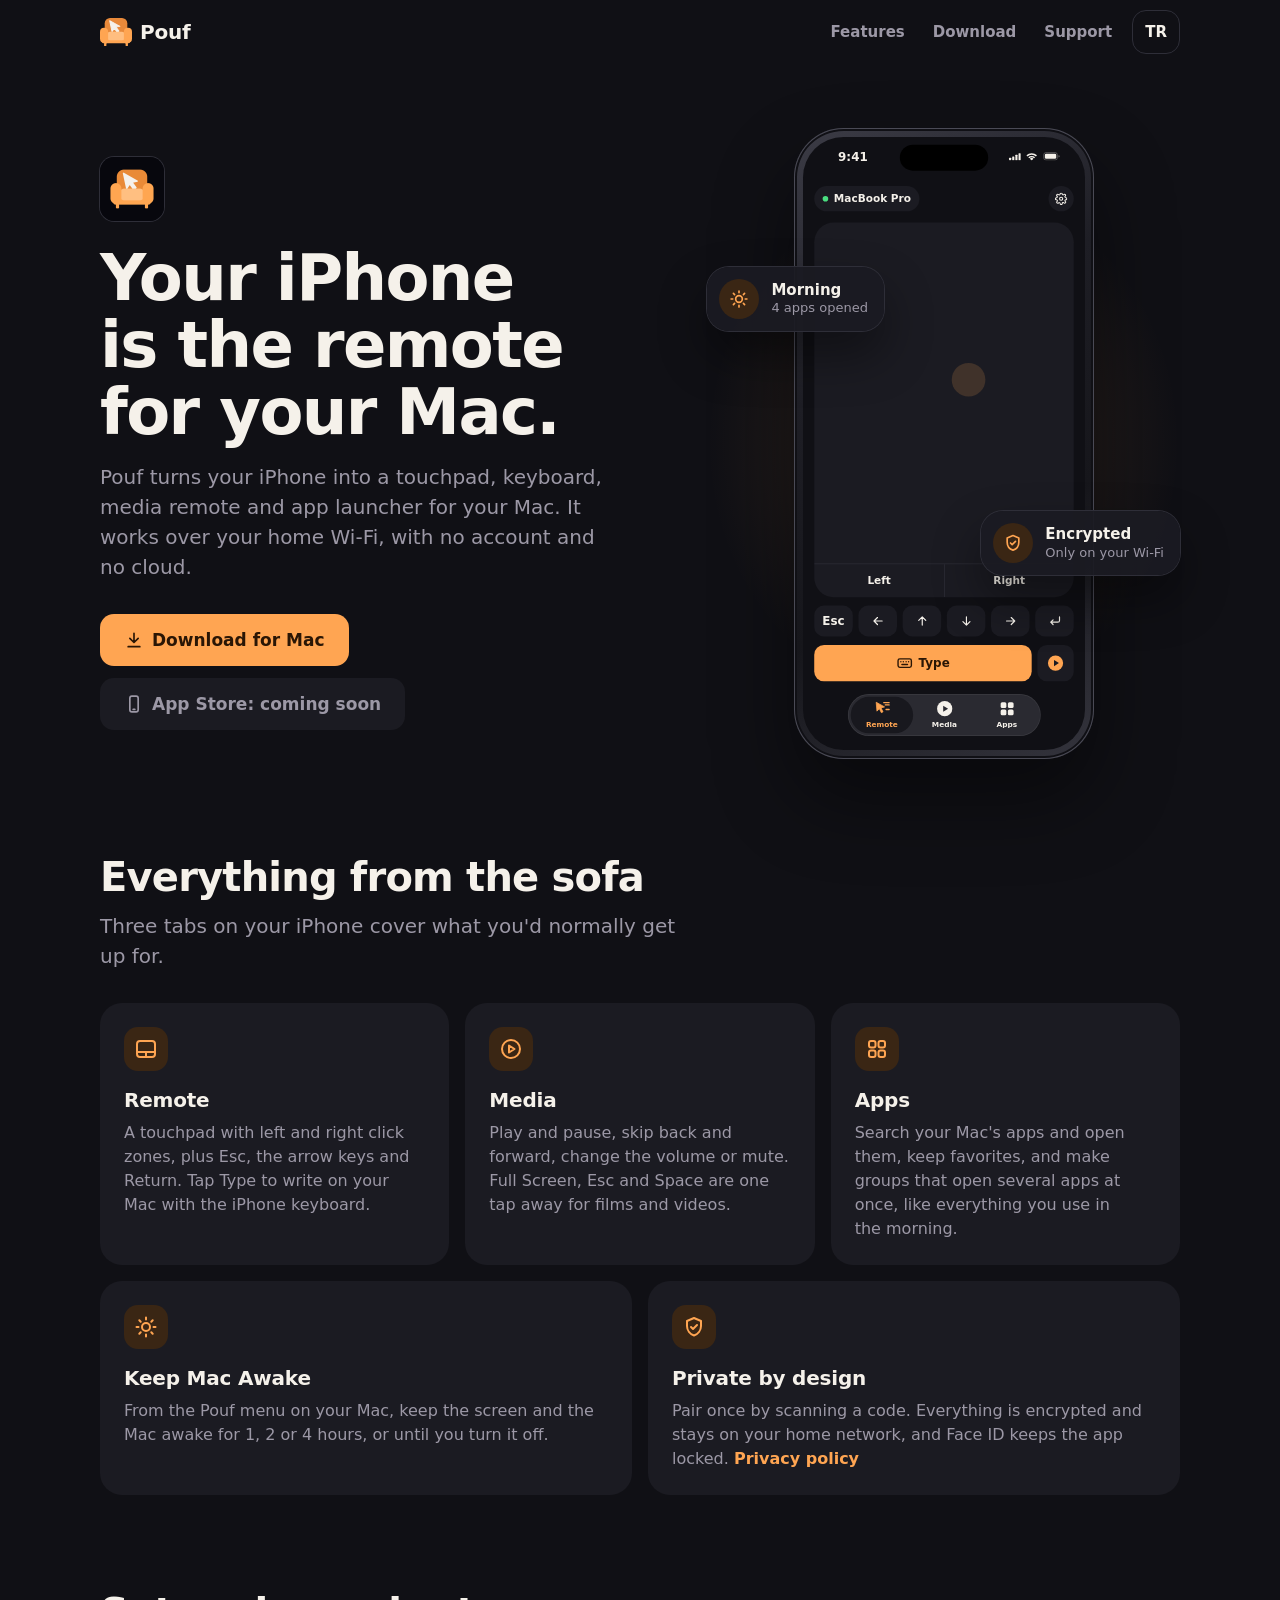
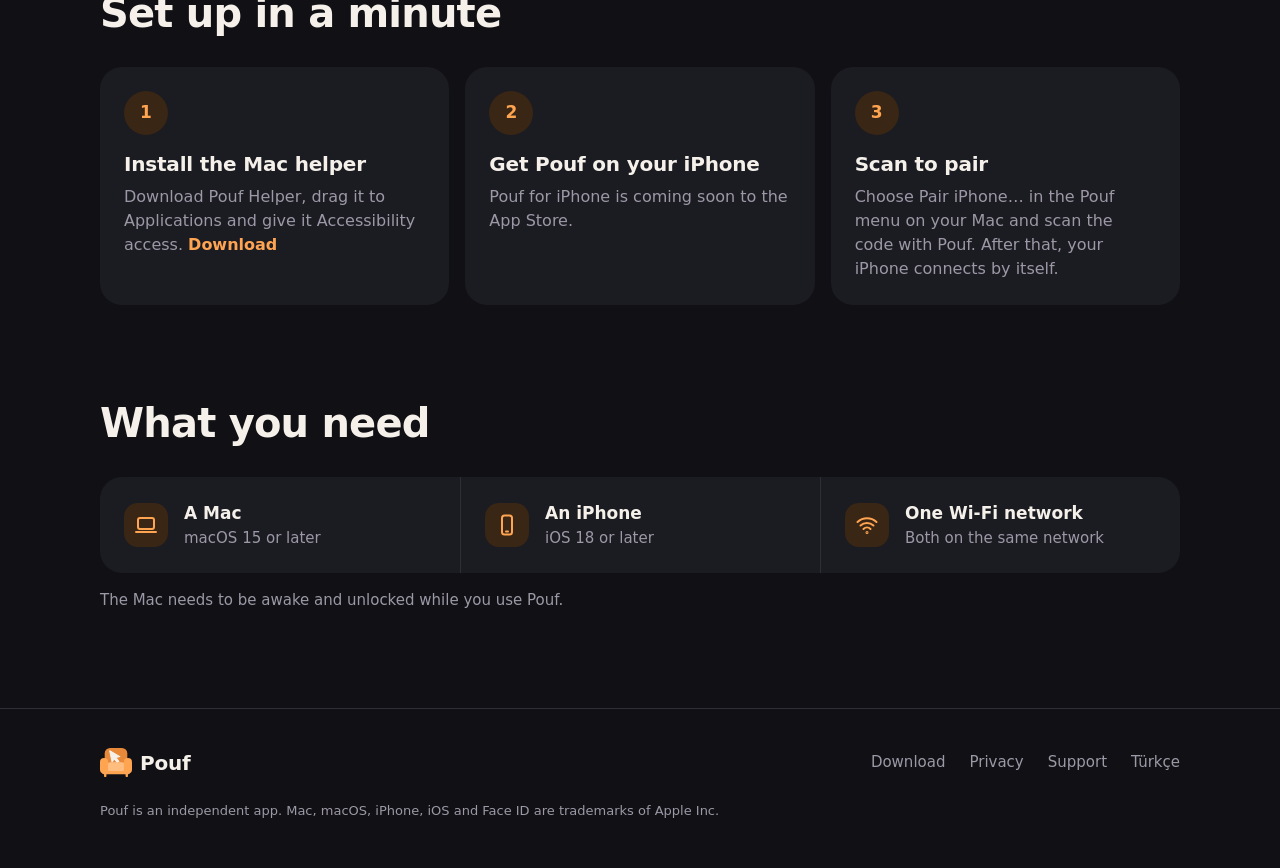
<file: index.html>
<!doctype html>
<html lang="en">
<head>
  <meta charset="utf-8">
  <meta http-equiv="Content-Security-Policy" content="default-src 'none'; style-src 'self'; img-src 'self'; script-src 'none'; base-uri 'none'; form-action 'none'">
  <meta name="viewport" content="width=device-width, initial-scale=1">
  <title>Pouf: your iPhone as a remote for your Mac</title>
  <meta name="description" content="Pouf turns your iPhone into a touchpad, keyboard, media remote and app launcher for your Mac, over your home Wi-Fi. No account, no cloud.">
  <link rel="canonical" href="https://kaancakr.github.io/pouf-app/">
  <link rel="alternate" hreflang="en" href="https://kaancakr.github.io/pouf-app/">
  <link rel="alternate" hreflang="tr" href="https://kaancakr.github.io/pouf-app/tr/">
  <link rel="alternate" hreflang="x-default" href="https://kaancakr.github.io/pouf-app/">
  <meta property="og:type" content="website">
  <meta property="og:title" content="Pouf: your iPhone as a remote for your Mac">
  <meta property="og:description" content="A touchpad, keyboard, media remote and app launcher for your Mac, over your home Wi-Fi.">
  <meta property="og:url" content="https://kaancakr.github.io/pouf-app/">
  <meta property="og:image" content="https://kaancakr.github.io/pouf-app/assets/app-icon-512.png">
  <meta name="theme-color" content="#101015">
  <link rel="icon" href="favicon.svg" type="image/svg+xml">
  <link rel="apple-touch-icon" href="apple-touch-icon.png">
  <link rel="stylesheet" href="assets/site.css">
</head>
<body>
  <a class="skip-link" href="#main">Skip to content</a>

  <header class="site-header">
    <div class="wrap">
      <a class="brand" href="./" aria-label="Pouf home"><img src="assets/pouf-mark.svg" alt="">Pouf</a>
      <nav aria-label="Main">
        <ul class="site-nav">
          <li class="nav-wide"><a href="#features">Features</a></li>
          <li><a href="download/">Download</a></li>
          <li><a href="support/">Support</a></li>
          <li><a class="lang" href="tr/" hreflang="tr" lang="tr" aria-label="Türkçe">TR</a></li>
        </ul>
      </nav>
    </div>
  </header>

  <main id="main">
    <div class="wrap">
      <section class="hero">
        <div>
          <img class="app-icon hero-icon" src="assets/app-icon-256.png" width="64" height="64" alt="">
          <h1 class="title-1">Your iPhone is the remote for your&nbsp;Mac.</h1>
          <p class="lead">Pouf turns your iPhone into a touchpad, keyboard, media remote and app launcher for your Mac. It works over your home Wi&#8209;Fi, with no account and no cloud.</p>
          <div class="actions">
            <a class="button button-primary" href="download/">
              <svg class="icon icon-sm" aria-hidden="true"><use href="assets/icons.svg#download"></use></svg>
              Download for Mac
            </a>
            <span class="button button-muted">
              <svg class="icon icon-sm" aria-hidden="true"><use href="assets/icons.svg#phone"></use></svg>
              App Store: coming soon
            </span>
          </div>
        </div>

        <div class="hero-art">
          <div class="phone" role="img" aria-label="Pouf's Remote tab on an iPhone: a large touchpad with Left and Right click zones, arrow keys and a Type button.">
            <div class="phone-screen">
              <div class="screen" aria-hidden="true">
                <span class="status-time">9:41</span>
                <span class="island"></span>
                <span class="status-icons">
                  <svg class="cell"><use href="assets/icons.svg#cellular"></use></svg>
                  <svg class="wifi"><use href="assets/icons.svg#wifi-fill"></use></svg>
                  <svg class="battery"><use href="assets/icons.svg#battery"></use></svg>
                </span>
                <span class="pill">MacBook Pro</span>
                <span class="settings"><svg><use href="assets/icons.svg#gear"></use></svg></span>
                <div class="touchpad">
                  <span class="finger"></span>
                  <div class="click-bar"><span>Left</span><span>Right</span></div>
                </div>
                <div class="keys">
                  <span>Esc</span>
                  <span class="left"><svg><use href="assets/icons.svg#arrow"></use></svg></span>
                  <span class="up"><svg><use href="assets/icons.svg#arrow"></use></svg></span>
                  <span class="down"><svg><use href="assets/icons.svg#arrow"></use></svg></span>
                  <span><svg><use href="assets/icons.svg#arrow"></use></svg></span>
                  <span><svg><use href="assets/icons.svg#return"></use></svg></span>
                </div>
                <div class="type-row">
                  <span class="type-button"><svg><use href="assets/icons.svg#keyboard"></use></svg>Type</span>
                  <span class="media-button"><svg><use href="assets/icons.svg#play-fill"></use></svg></span>
                </div>
                <div class="tab-bar">
                  <span class="current"><svg><use href="assets/icons.svg#pointer-lines"></use></svg>Remote</span>
                  <span><svg><use href="assets/icons.svg#play-fill"></use></svg>Media</span>
                  <span><svg><use href="assets/icons.svg#grid-fill"></use></svg>Apps</span>
                </div>
              </div>
            </div>
          </div>

          <div class="float-card float-group" aria-hidden="true">
            <span class="tile"><svg class="icon"><use href="assets/icons.svg#awake"></use></svg></span>
            <span><span class="float-title">Morning</span><span class="float-detail">4 apps opened</span></span>
          </div>
          <div class="float-card float-secure" aria-hidden="true">
            <span class="tile"><svg class="icon"><use href="assets/icons.svg#shield"></use></svg></span>
            <span><span class="float-title">Encrypted</span><span class="float-detail">Only on your Wi&#8209;Fi</span></span>
          </div>
        </div>
      </section>

      <section class="section" id="features" aria-labelledby="features-title">
        <div class="section-head">
          <h2 class="title-2" id="features-title">Everything from the sofa</h2>
          <p class="lead">Three tabs on your iPhone cover what you'd normally get up for.</p>
        </div>
        <ul class="feature-grid">
          <li class="card">
            <div class="tile"><svg class="icon" aria-hidden="true"><use href="assets/icons.svg#touchpad"></use></svg></div>
            <h3 class="title-3">Remote</h3>
            <p>A touchpad with left and right click zones, plus Esc, the arrow keys and Return. Tap Type to write on your Mac with the iPhone keyboard.</p>
          </li>
          <li class="card">
            <div class="tile"><svg class="icon" aria-hidden="true"><use href="assets/icons.svg#media"></use></svg></div>
            <h3 class="title-3">Media</h3>
            <p>Play and pause, skip back and forward, change the volume or mute. Full Screen, Esc and Space are one tap away for films and videos.</p>
          </li>
          <li class="card">
            <div class="tile"><svg class="icon" aria-hidden="true"><use href="assets/icons.svg#apps"></use></svg></div>
            <h3 class="title-3">Apps</h3>
            <p>Search your Mac's apps and open them, keep favorites, and make groups that open several apps at once, like everything you use in the morning.</p>
          </li>
          <li class="card">
            <div class="tile"><svg class="icon" aria-hidden="true"><use href="assets/icons.svg#awake"></use></svg></div>
            <h3 class="title-3">Keep Mac Awake</h3>
            <p>From the Pouf menu on your Mac, keep the screen and the Mac awake for 1, 2 or 4 hours, or until you turn it off.</p>
          </li>
          <li class="card">
            <div class="tile"><svg class="icon" aria-hidden="true"><use href="assets/icons.svg#shield"></use></svg></div>
            <h3 class="title-3">Private by design</h3>
            <p>Pair once by scanning a code. Everything is encrypted and stays on your home network, and Face ID keeps the app locked. <a href="privacy/">Privacy policy</a></p>
          </li>
        </ul>
      </section>

      <section class="section" id="how-it-works" aria-labelledby="how-title">
        <div class="section-head">
          <h2 class="title-2" id="how-title">Set up in a minute</h2>
        </div>
        <ol class="step-grid">
          <li class="card">
            <span class="step-number" aria-hidden="true"></span>
            <h3 class="title-3">Install the Mac helper</h3>
            <p>Download Pouf Helper, drag it to Applications and give it Accessibility access. <a href="download/">Download</a></p>
          </li>
          <li class="card">
            <span class="step-number" aria-hidden="true"></span>
            <h3 class="title-3">Get Pouf on your iPhone</h3>
            <p>Pouf for iPhone is coming soon to the App Store.</p>
          </li>
          <li class="card">
            <span class="step-number" aria-hidden="true"></span>
            <h3 class="title-3">Scan to pair</h3>
            <p>Choose Pair iPhone… in the Pouf menu on your Mac and scan the code with Pouf. After that, your iPhone connects by itself.</p>
          </li>
        </ol>
      </section>

      <section class="section" id="requirements" aria-labelledby="requirements-title">
        <div class="section-head">
          <h2 class="title-2" id="requirements-title">What you need</h2>
        </div>
        <ul class="specs">
          <li>
            <div class="tile"><svg class="icon" aria-hidden="true"><use href="assets/icons.svg#laptop"></use></svg></div>
            <div><span class="label">A Mac</span><span class="detail">macOS 15 or later</span></div>
          </li>
          <li>
            <div class="tile"><svg class="icon" aria-hidden="true"><use href="assets/icons.svg#phone"></use></svg></div>
            <div><span class="label">An iPhone</span><span class="detail">iOS 18 or later</span></div>
          </li>
          <li>
            <div class="tile"><svg class="icon" aria-hidden="true"><use href="assets/icons.svg#wifi"></use></svg></div>
            <div><span class="label">One Wi&#8209;Fi network</span><span class="detail">Both on the same network</span></div>
          </li>
        </ul>
        <p class="note">The Mac needs to be awake and unlocked while you use Pouf.</p>
      </section>
    </div>
  </main>

  <footer class="site-footer">
    <div class="wrap">
      <div class="footer-row">
        <a class="brand" href="./" aria-label="Pouf home"><img src="assets/pouf-mark.svg" alt="">Pouf</a>
        <ul class="footer-links">
          <li><a href="download/">Download</a></li>
          <li><a href="privacy/">Privacy</a></li>
          <li><a href="support/">Support</a></li>
          <li><a href="tr/" hreflang="tr" lang="tr">Türkçe</a></li>
        </ul>
      </div>
      <p class="legal">Pouf is an independent app. Mac, macOS, iPhone, iOS and Face ID are trademarks of Apple Inc.</p>
    </div>
  </footer>
</body>
</html>
</file>
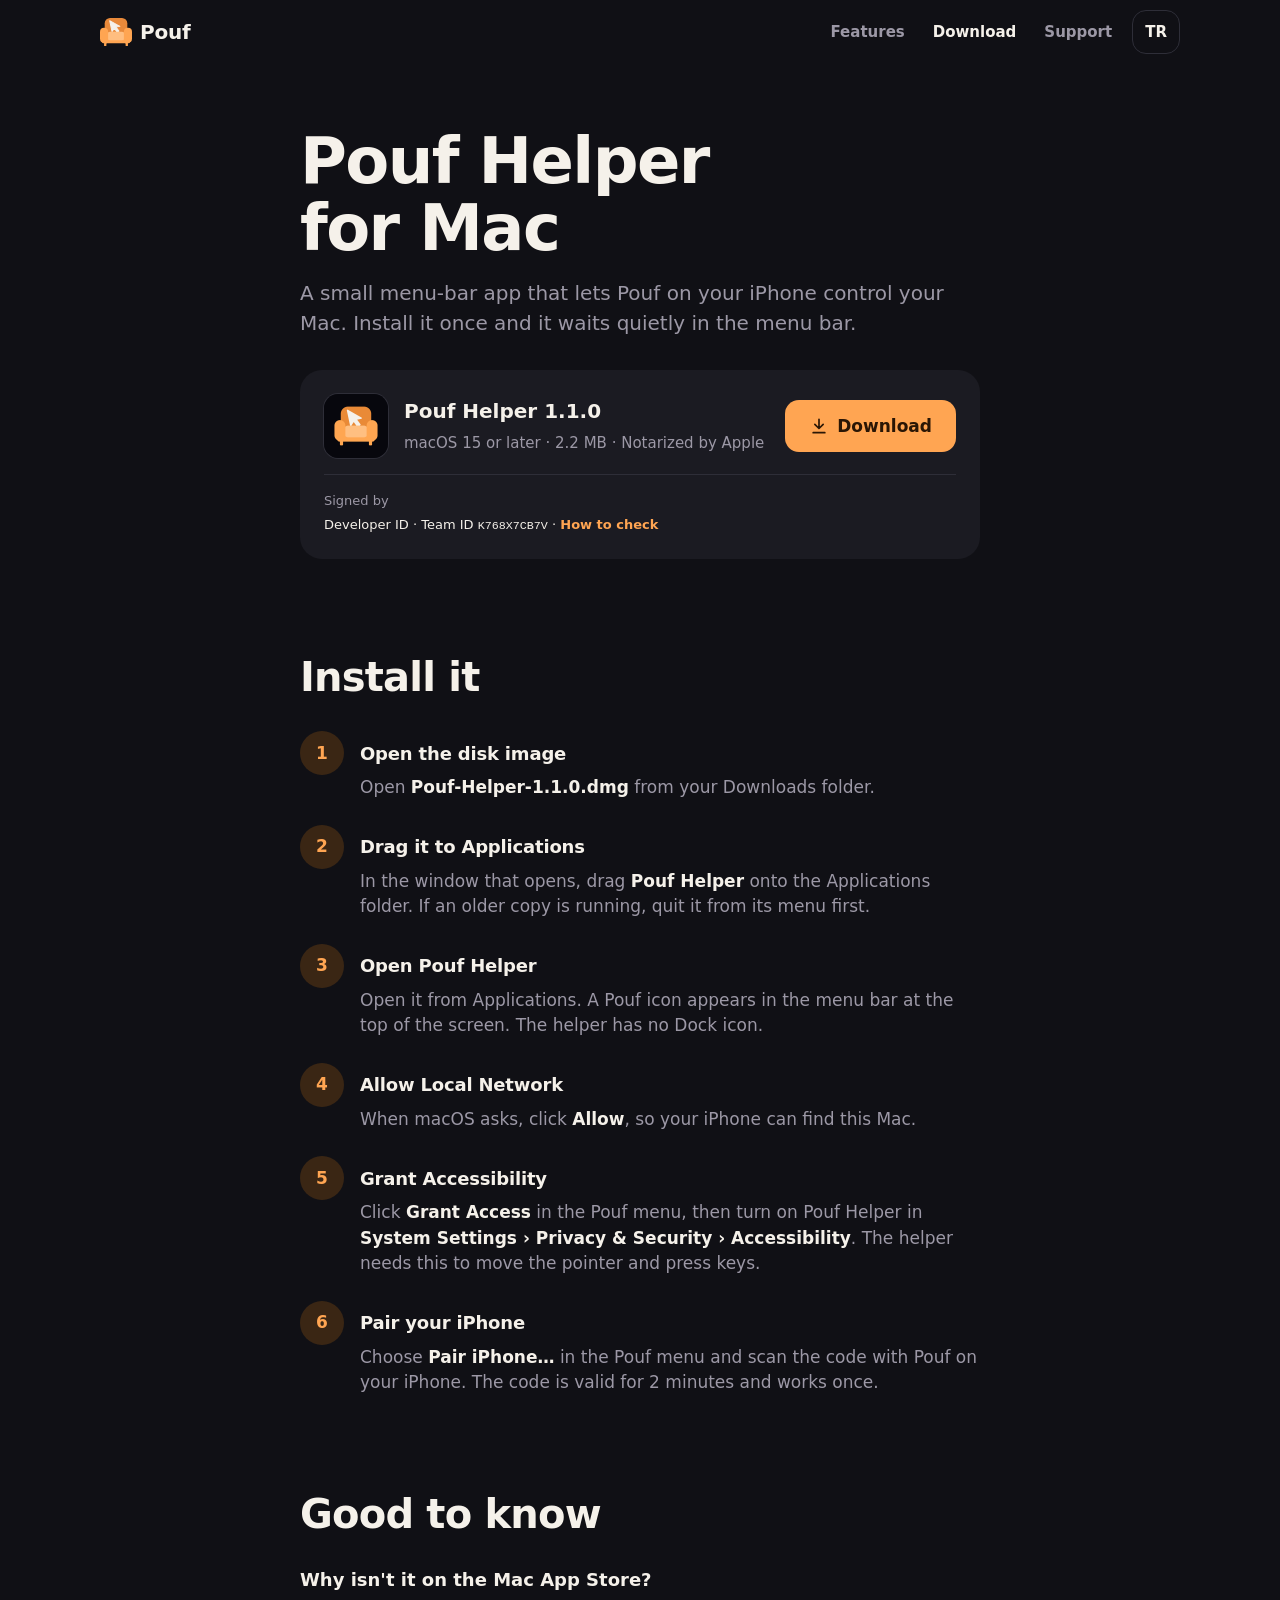
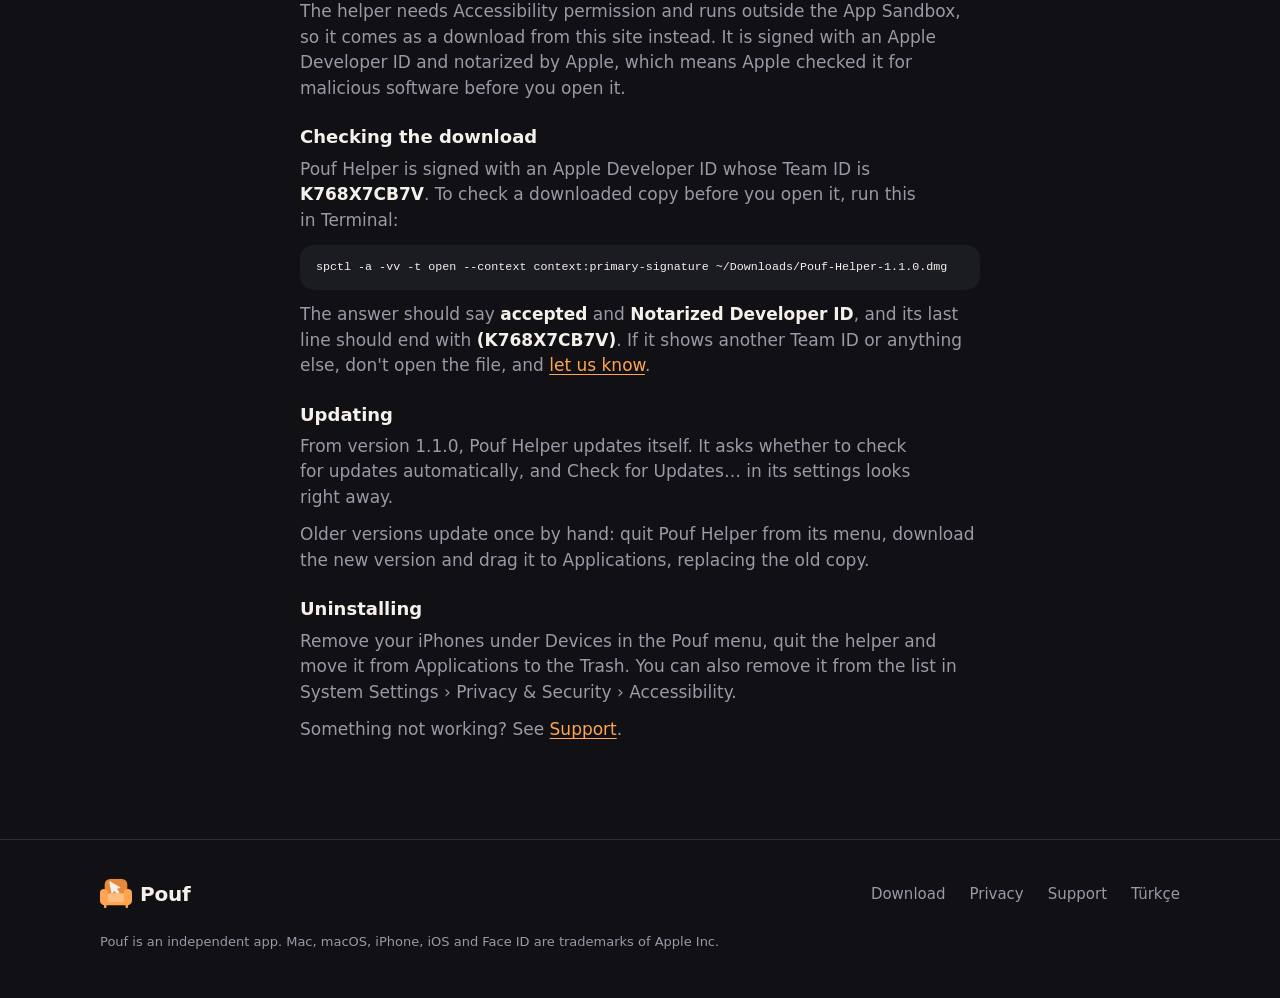
<file: download/index.html>
<!doctype html>
<html lang="en">
<head>
  <meta charset="utf-8">
  <meta http-equiv="Content-Security-Policy" content="default-src 'none'; style-src 'self'; img-src 'self'; script-src 'none'; base-uri 'none'; form-action 'none'">
  <meta name="viewport" content="width=device-width, initial-scale=1">
  <title>Download Pouf Helper for Mac</title>
  <meta name="description" content="Download Pouf Helper, the menu-bar app that lets Pouf on your iPhone control your Mac. For macOS 15 or later, notarized by Apple.">
  <link rel="canonical" href="https://kaancakr.github.io/pouf-app/download/">
  <link rel="alternate" hreflang="en" href="https://kaancakr.github.io/pouf-app/download/">
  <link rel="alternate" hreflang="tr" href="https://kaancakr.github.io/pouf-app/tr/download/">
  <link rel="alternate" hreflang="x-default" href="https://kaancakr.github.io/pouf-app/download/">
  <meta property="og:type" content="website">
  <meta property="og:title" content="Download Pouf Helper for Mac">
  <meta property="og:description" content="The menu-bar app that lets Pouf on your iPhone control your Mac.">
  <meta property="og:url" content="https://kaancakr.github.io/pouf-app/download/">
  <meta property="og:image" content="https://kaancakr.github.io/pouf-app/assets/app-icon-512.png">
  <meta name="theme-color" content="#101015">
  <link rel="icon" href="../favicon.svg" type="image/svg+xml">
  <link rel="apple-touch-icon" href="../apple-touch-icon.png">
  <link rel="stylesheet" href="../assets/site.css">
</head>
<body>
  <a class="skip-link" href="#main">Skip to content</a>

  <header class="site-header">
    <div class="wrap">
      <a class="brand" href="../" aria-label="Pouf home"><img src="../assets/pouf-mark.svg" alt="">Pouf</a>
      <nav aria-label="Main">
        <ul class="site-nav">
          <li class="nav-wide"><a href="../#features">Features</a></li>
          <li><a href="./" aria-current="page">Download</a></li>
          <li><a href="../support/">Support</a></li>
          <li><a class="lang" href="../tr/download/" hreflang="tr" lang="tr" aria-label="Türkçe">TR</a></li>
        </ul>
      </nav>
    </div>
  </header>

  <main id="main">
    <div class="wrap wrap-prose">
      <section class="page-head">
        <h1 class="title-1">Pouf Helper for&nbsp;Mac</h1>
        <p class="lead">A small menu-bar app that lets Pouf on your iPhone control your Mac. Install it once and it waits quietly in the menu bar.</p>

        <div class="card download-card">
          <img class="app-icon" src="../assets/app-icon-256.png" width="64" height="64" alt="">
          <div>
            <p class="download-name">Pouf Helper 1.1.0</p>
            <p class="download-meta">macOS 15 or later · 2.2 MB · Notarized by Apple</p>
          </div>
          <a class="button button-primary" href="https://github.com/kaancakr/pouf-app/releases/download/helper-v1.1.0/Pouf-Helper-1.1.0.dmg">
            <svg class="icon icon-sm" aria-hidden="true"><use href="../assets/icons.svg#download"></use></svg>
            Download
          </a>
          <dl class="signature">
            <div>
              <dt>Signed by</dt>
              <dd>Developer ID · Team ID <code>K768X7CB7V</code> · <a href="#verify">How to check</a></dd>
            </div>
          </dl>
        </div>
      </section>

      <section class="section" aria-labelledby="install-title">
        <h2 class="title-2" id="install-title">Install it</h2>
        <ol class="step-list section-body">
          <li>
            <span class="step-number" aria-hidden="true"></span>
            <h3 class="title-3">Open the disk image</h3>
            <p>Open <strong>Pouf-Helper-1.1.0.dmg</strong> from your Downloads folder.</p>
          </li>
          <li>
            <span class="step-number" aria-hidden="true"></span>
            <h3 class="title-3">Drag it to Applications</h3>
            <p>In the window that opens, drag <strong>Pouf Helper</strong> onto the Applications folder. If an older copy is running, quit it from its menu first.</p>
          </li>
          <li>
            <span class="step-number" aria-hidden="true"></span>
            <h3 class="title-3">Open Pouf Helper</h3>
            <p>Open it from Applications. A Pouf icon appears in the menu bar at the top of the screen. The helper has no Dock icon.</p>
          </li>
          <li>
            <span class="step-number" aria-hidden="true"></span>
            <h3 class="title-3">Allow Local Network</h3>
            <p>When macOS asks, click <strong>Allow</strong>, so your iPhone can find this Mac.</p>
          </li>
          <li>
            <span class="step-number" aria-hidden="true"></span>
            <h3 class="title-3">Grant Accessibility</h3>
            <p>Click <strong>Grant Access</strong> in the Pouf menu, then turn on Pouf Helper in <strong>System Settings › Privacy &amp; Security › Accessibility</strong>. The helper needs this to move the pointer and press keys.</p>
          </li>
          <li>
            <span class="step-number" aria-hidden="true"></span>
            <h3 class="title-3">Pair your iPhone</h3>
            <p>Choose <strong>Pair iPhone…</strong> in the Pouf menu and scan the code with Pouf on your iPhone. The code is valid for 2 minutes and works once.</p>
          </li>
        </ol>
      </section>

      <section class="section" aria-labelledby="more-title">
        <h2 class="title-2" id="more-title">Good to know</h2>
        <div class="prose section-body">
          <h3>Why isn't it on the Mac App Store?</h3>
          <p>The helper needs Accessibility permission and runs outside the App Sandbox, so it comes as a download from this site instead. It is signed with an Apple Developer ID and notarized by Apple, which means Apple checked it for malicious software before you open it.</p>

          <h3 id="verify">Checking the download</h3>
          <p>Pouf Helper is signed with an Apple Developer ID whose Team ID is <strong>K768X7CB7V</strong>. To check a downloaded copy before you open it, run this in Terminal:</p>
          <pre><code>spctl -a -vv -t open --context context:primary-signature ~/Downloads/Pouf-Helper-1.1.0.dmg</code></pre>
          <p>The answer should say <strong>accepted</strong> and <strong>Notarized Developer ID</strong>, and its last line should end with <strong>(K768X7CB7V)</strong>. If it shows another Team ID or anything else, don't open the file, and <a href="../support/">let us know</a>.</p>

          <h3>Updating</h3>
          <p>From version 1.1.0, Pouf Helper updates itself. It asks whether to check for updates automatically, and Check for Updates… in its settings looks right away.</p>
          <p>Older versions update once by hand: quit Pouf Helper from its menu, download the new version and drag it to Applications, replacing the old copy.</p>

          <h3>Uninstalling</h3>
          <p>Remove your iPhones under Devices in the Pouf menu, quit the helper and move it from Applications to the Trash. You can also remove it from the list in System Settings › Privacy &amp; Security › Accessibility.</p>

          <p>Something not working? See <a href="../support/">Support</a>.</p>
        </div>
      </section>
    </div>
  </main>

  <footer class="site-footer">
    <div class="wrap">
      <div class="footer-row">
        <a class="brand" href="../" aria-label="Pouf home"><img src="../assets/pouf-mark.svg" alt="">Pouf</a>
        <ul class="footer-links">
          <li><a href="./" aria-current="page">Download</a></li>
          <li><a href="../privacy/">Privacy</a></li>
          <li><a href="../support/">Support</a></li>
          <li><a href="../tr/download/" hreflang="tr" lang="tr">Türkçe</a></li>
        </ul>
      </div>
      <p class="legal">Pouf is an independent app. Mac, macOS, iPhone, iOS and Face ID are trademarks of Apple Inc.</p>
    </div>
  </footer>
</body>
</html>
</file>
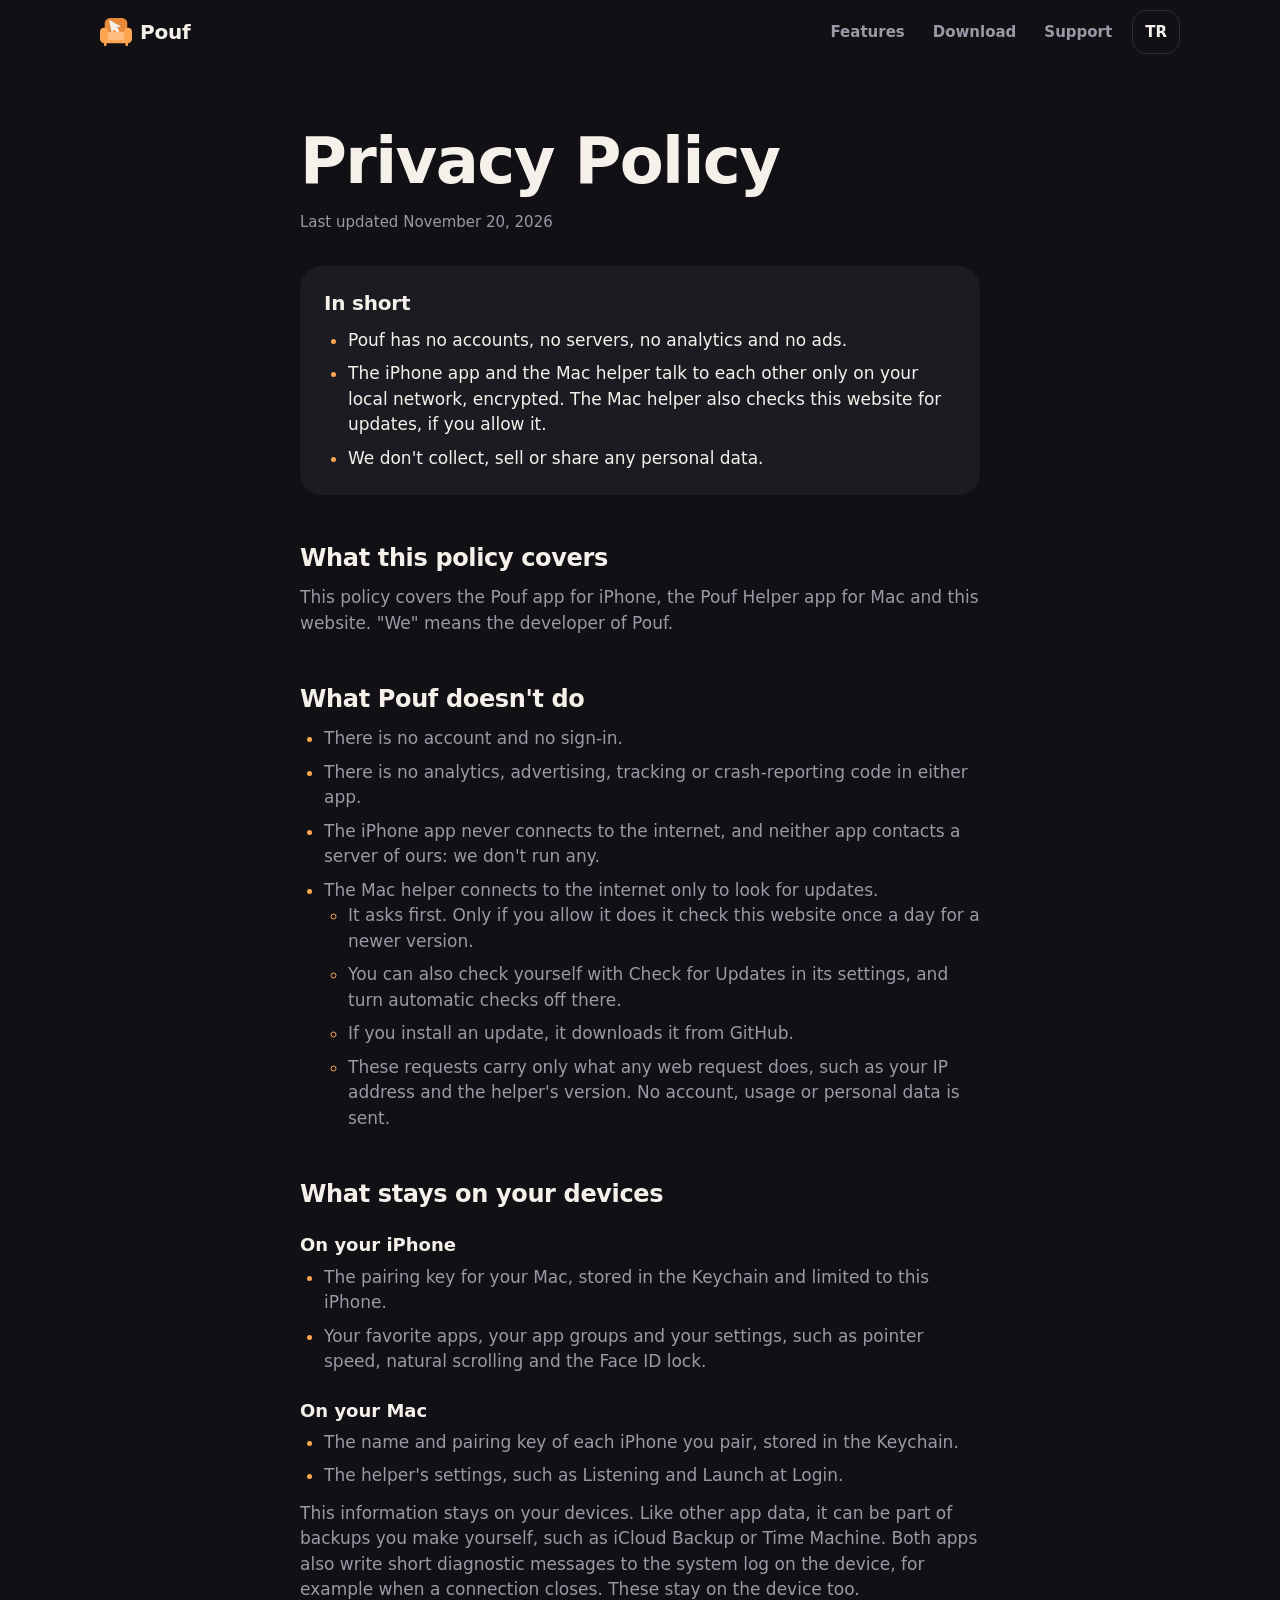
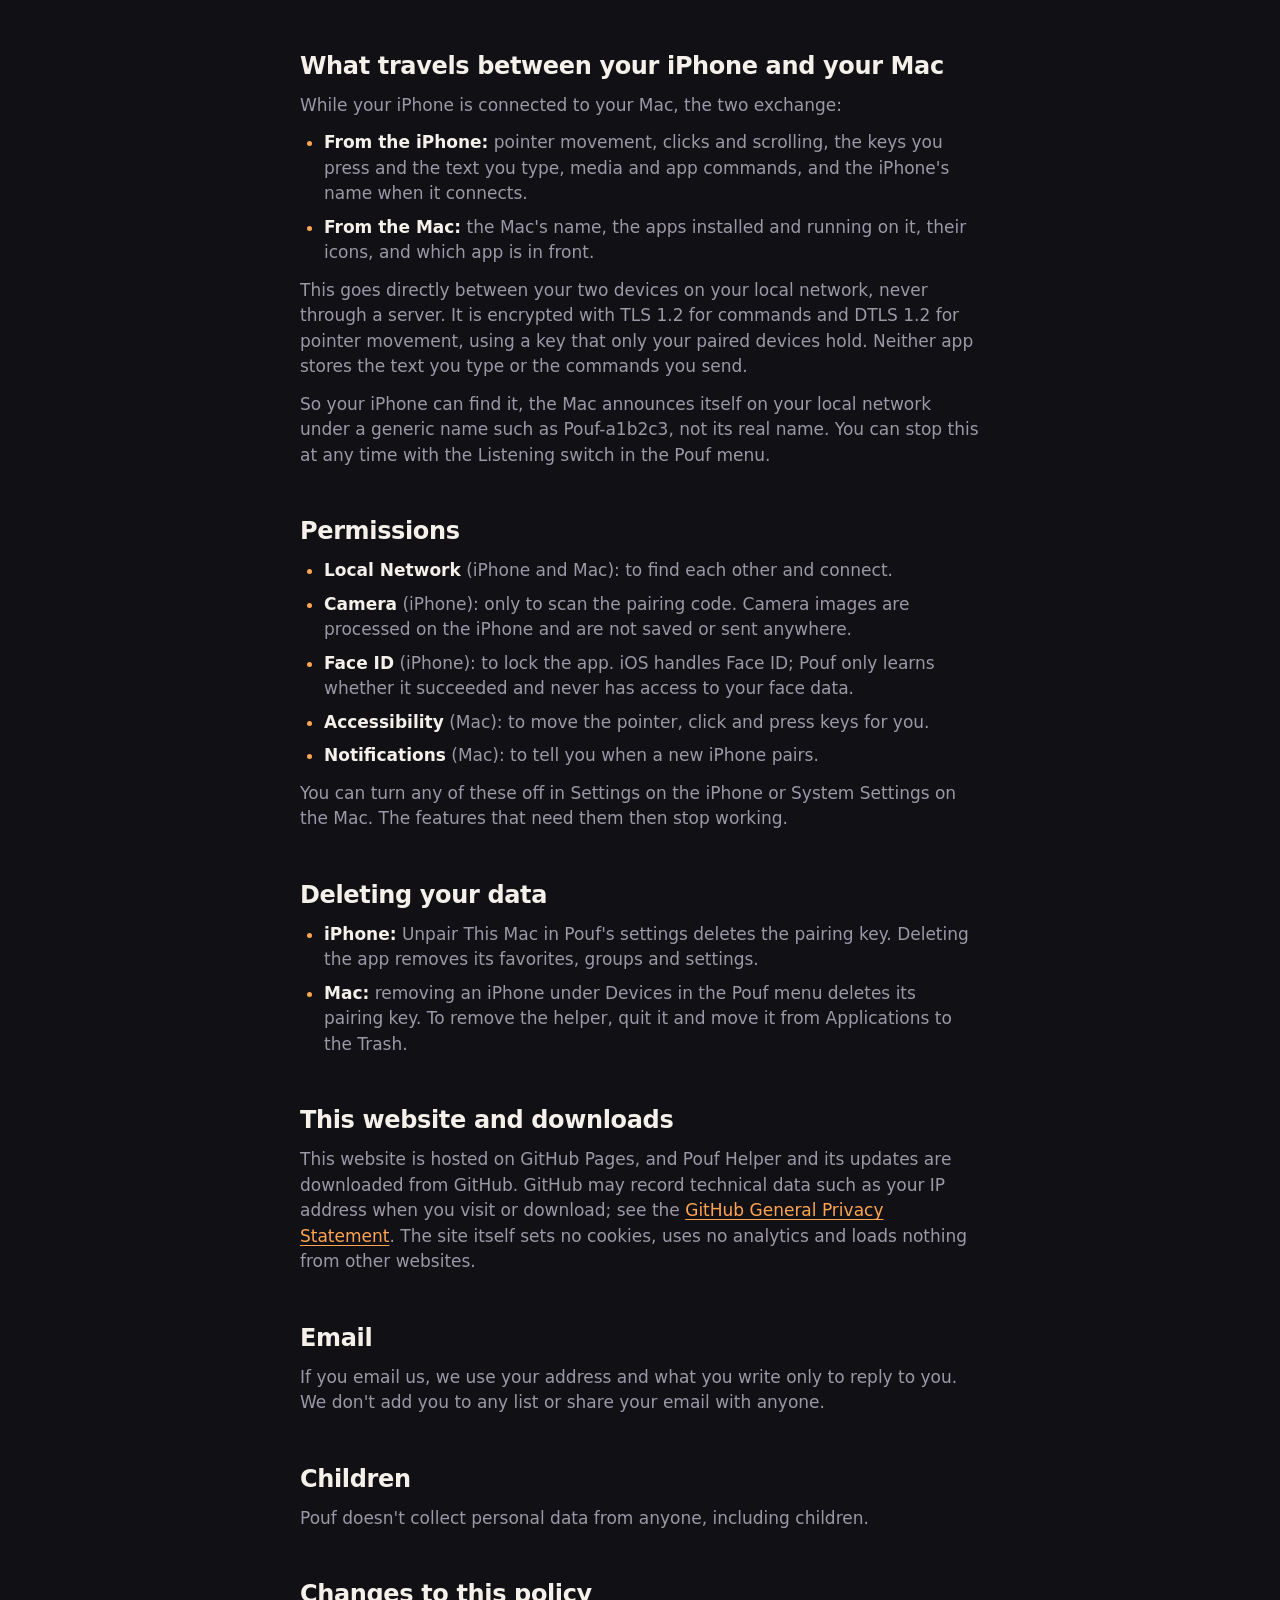
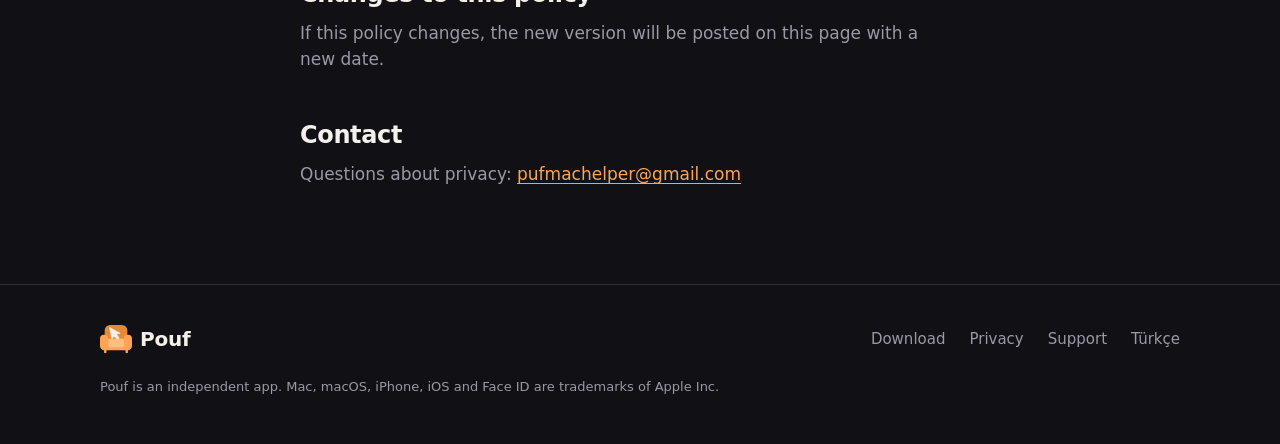
<file: privacy/index.html>
<!doctype html>
<html lang="en">
<head>
  <meta charset="utf-8">
  <meta http-equiv="Content-Security-Policy" content="default-src 'none'; style-src 'self'; img-src 'self'; script-src 'none'; base-uri 'none'; form-action 'none'">
  <meta name="viewport" content="width=device-width, initial-scale=1">
  <title>Privacy Policy · Pouf</title>
  <meta name="description" content="Pouf has no accounts, no servers and no analytics. The iPhone app and the Mac helper talk to each other only on your local network, encrypted; the helper also checks for updates if you allow it.">
  <link rel="canonical" href="https://kaancakr.github.io/pouf-app/privacy/">
  <link rel="alternate" hreflang="en" href="https://kaancakr.github.io/pouf-app/privacy/">
  <link rel="alternate" hreflang="tr" href="https://kaancakr.github.io/pouf-app/tr/privacy/">
  <link rel="alternate" hreflang="x-default" href="https://kaancakr.github.io/pouf-app/privacy/">
  <meta name="theme-color" content="#101015">
  <link rel="icon" href="../favicon.svg" type="image/svg+xml">
  <link rel="apple-touch-icon" href="../apple-touch-icon.png">
  <link rel="stylesheet" href="../assets/site.css">
</head>
<body>
  <a class="skip-link" href="#main">Skip to content</a>

  <header class="site-header">
    <div class="wrap">
      <a class="brand" href="../" aria-label="Pouf home"><img src="../assets/pouf-mark.svg" alt="">Pouf</a>
      <nav aria-label="Main">
        <ul class="site-nav">
          <li class="nav-wide"><a href="../#features">Features</a></li>
          <li><a href="../download/">Download</a></li>
          <li><a href="../support/">Support</a></li>
          <li><a class="lang" href="../tr/privacy/" hreflang="tr" lang="tr" aria-label="Türkçe">TR</a></li>
        </ul>
      </nav>
    </div>
  </header>

  <main id="main">
    <div class="wrap wrap-prose">
      <section class="page-head">
        <h1 class="title-1">Privacy Policy</h1>
        <p class="updated">Last updated November 20, 2026</p>

        <div class="card summary-card">
          <h2 class="title-3">In short</h2>
          <ul>
            <li>Pouf has no accounts, no servers, no analytics and no ads.</li>
            <li>The iPhone app and the Mac helper talk to each other only on your local network, encrypted. The Mac helper also checks this website for updates, if you allow it.</li>
            <li>We don't collect, sell or share any personal data.</li>
          </ul>
        </div>
      </section>

      <div class="prose">
        <h2>What this policy covers</h2>
        <p>This policy covers the Pouf app for iPhone, the Pouf Helper app for Mac and this website. "We" means the developer of Pouf.</p>

        <h2>What Pouf doesn't do</h2>
        <ul>
          <li>There is no account and no sign-in.</li>
          <li>There is no analytics, advertising, tracking or crash-reporting code in either app.</li>
          <li>The iPhone app never connects to the internet, and neither app contacts a server of ours: we don't run any.</li>
          <li>The Mac helper connects to the internet only to look for updates.
            <ul>
              <li>It asks first. Only if you allow it does it check this website once a day for a newer version.</li>
              <li>You can also check yourself with Check for Updates in its settings, and turn automatic checks off there.</li>
              <li>If you install an update, it downloads it from GitHub.</li>
              <li>These requests carry only what any web request does, such as your IP address and the helper's version. No account, usage or personal data is sent.</li>
            </ul>
          </li>
        </ul>

        <h2>What stays on your devices</h2>
        <h3>On your iPhone</h3>
        <ul>
          <li>The pairing key for your Mac, stored in the Keychain and limited to this iPhone.</li>
          <li>Your favorite apps, your app groups and your settings, such as pointer speed, natural scrolling and the Face ID lock.</li>
        </ul>
        <h3>On your Mac</h3>
        <ul>
          <li>The name and pairing key of each iPhone you pair, stored in the Keychain.</li>
          <li>The helper's settings, such as Listening and Launch at Login.</li>
        </ul>
        <p>This information stays on your devices. Like other app data, it can be part of backups you make yourself, such as iCloud Backup or Time Machine. Both apps also write short diagnostic messages to the system log on the device, for example when a connection closes. These stay on the device too.</p>

        <h2>What travels between your iPhone and your Mac</h2>
        <p>While your iPhone is connected to your Mac, the two exchange:</p>
        <ul>
          <li><strong>From the iPhone:</strong> pointer movement, clicks and scrolling, the keys you press and the text you type, media and app commands, and the iPhone's name when it connects.</li>
          <li><strong>From the Mac:</strong> the Mac's name, the apps installed and running on it, their icons, and which app is in front.</li>
        </ul>
        <p>This goes directly between your two devices on your local network, never through a server. It is encrypted with TLS&nbsp;1.2 for commands and DTLS&nbsp;1.2 for pointer movement, using a key that only your paired devices hold. Neither app stores the text you type or the commands you send.</p>
        <p>So your iPhone can find it, the Mac announces itself on your local network under a generic name such as Pouf-a1b2c3, not its real name. You can stop this at any time with the Listening switch in the Pouf menu.</p>

        <h2>Permissions</h2>
        <ul>
          <li><strong>Local Network</strong> (iPhone and Mac): to find each other and connect.</li>
          <li><strong>Camera</strong> (iPhone): only to scan the pairing code. Camera images are processed on the iPhone and are not saved or sent anywhere.</li>
          <li><strong>Face ID</strong> (iPhone): to lock the app. iOS handles Face ID; Pouf only learns whether it succeeded and never has access to your face data.</li>
          <li><strong>Accessibility</strong> (Mac): to move the pointer, click and press keys for you.</li>
          <li><strong>Notifications</strong> (Mac): to tell you when a new iPhone pairs.</li>
        </ul>
        <p>You can turn any of these off in Settings on the iPhone or System Settings on the Mac. The features that need them then stop working.</p>

        <h2>Deleting your data</h2>
        <ul>
          <li><strong>iPhone:</strong> Unpair This Mac in Pouf's settings deletes the pairing key. Deleting the app removes its favorites, groups and settings.</li>
          <li><strong>Mac:</strong> removing an iPhone under Devices in the Pouf menu deletes its pairing key. To remove the helper, quit it and move it from Applications to the Trash.</li>
        </ul>

        <h2>This website and downloads</h2>
        <p>This website is hosted on GitHub Pages, and Pouf Helper and its updates are downloaded from GitHub. GitHub may record technical data such as your IP address when you visit or download; see the <a href="https://docs.github.com/en/site-policy/privacy-policies/github-general-privacy-statement">GitHub General Privacy Statement</a>. The site itself sets no cookies, uses no analytics and loads nothing from other websites.</p>

        <h2>Email</h2>
        <p>If you email us, we use your address and what you write only to reply to you. We don't add you to any list or share your email with anyone.</p>

        <h2>Children</h2>
        <p>Pouf doesn't collect personal data from anyone, including children.</p>

        <h2>Changes to this policy</h2>
        <p>If this policy changes, the new version will be posted on this page with a new date.</p>

        <h2>Contact</h2>
        <p>Questions about privacy: <a href="mailto:pufmachelper@gmail.com">pufmachelper@gmail.com</a></p>
      </div>
    </div>
  </main>

  <footer class="site-footer">
    <div class="wrap">
      <div class="footer-row">
        <a class="brand" href="../" aria-label="Pouf home"><img src="../assets/pouf-mark.svg" alt="">Pouf</a>
        <ul class="footer-links">
          <li><a href="../download/">Download</a></li>
          <li><a href="./" aria-current="page">Privacy</a></li>
          <li><a href="../support/">Support</a></li>
          <li><a href="../tr/privacy/" hreflang="tr" lang="tr">Türkçe</a></li>
        </ul>
      </div>
      <p class="legal">Pouf is an independent app. Mac, macOS, iPhone, iOS and Face ID are trademarks of Apple Inc.</p>
    </div>
  </footer>
</body>
</html>
</file>
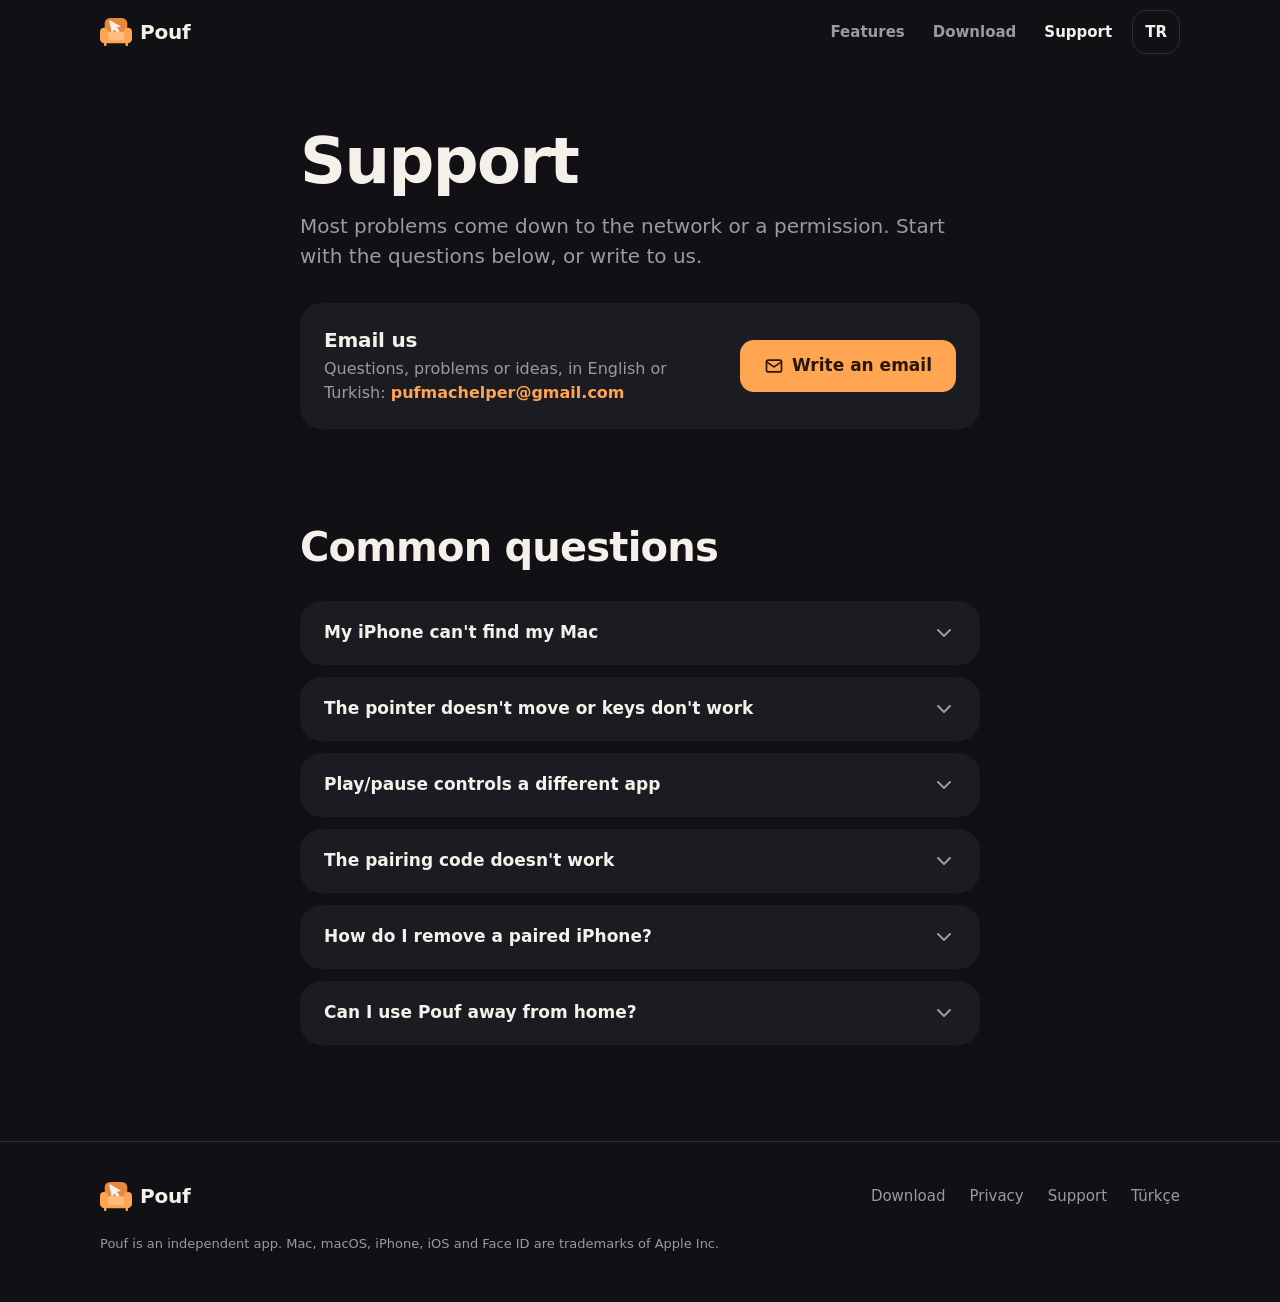
<file: support/index.html>
<!doctype html>
<html lang="en">
<head>
  <meta charset="utf-8">
  <meta http-equiv="Content-Security-Policy" content="default-src 'none'; style-src 'self'; img-src 'self'; script-src 'none'; base-uri 'none'; form-action 'none'">
  <meta name="viewport" content="width=device-width, initial-scale=1">
  <title>Support · Pouf</title>
  <meta name="description" content="Help with Pouf: connecting your iPhone to your Mac, permissions, pairing, and how to reach us.">
  <link rel="canonical" href="https://kaancakr.github.io/pouf-app/support/">
  <link rel="alternate" hreflang="en" href="https://kaancakr.github.io/pouf-app/support/">
  <link rel="alternate" hreflang="tr" href="https://kaancakr.github.io/pouf-app/tr/support/">
  <link rel="alternate" hreflang="x-default" href="https://kaancakr.github.io/pouf-app/support/">
  <meta name="theme-color" content="#101015">
  <link rel="icon" href="../favicon.svg" type="image/svg+xml">
  <link rel="apple-touch-icon" href="../apple-touch-icon.png">
  <link rel="stylesheet" href="../assets/site.css">
</head>
<body>
  <a class="skip-link" href="#main">Skip to content</a>

  <header class="site-header">
    <div class="wrap">
      <a class="brand" href="../" aria-label="Pouf home"><img src="../assets/pouf-mark.svg" alt="">Pouf</a>
      <nav aria-label="Main">
        <ul class="site-nav">
          <li class="nav-wide"><a href="../#features">Features</a></li>
          <li><a href="../download/">Download</a></li>
          <li><a href="./" aria-current="page">Support</a></li>
          <li><a class="lang" href="../tr/support/" hreflang="tr" lang="tr" aria-label="Türkçe">TR</a></li>
        </ul>
      </nav>
    </div>
  </header>

  <main id="main">
    <div class="wrap wrap-prose">
      <section class="page-head">
        <h1 class="title-1">Support</h1>
        <p class="lead">Most problems come down to the network or a permission. Start with the questions below, or write to us.</p>

        <div class="card contact-card">
          <div>
            <h2 class="title-3">Email us</h2>
            <p>Questions, problems or ideas, in English or Turkish: <a href="mailto:pufmachelper@gmail.com">pufmachelper@gmail.com</a></p>
          </div>
          <a class="button button-primary" href="mailto:pufmachelper@gmail.com">
            <svg class="icon icon-sm" aria-hidden="true"><use href="../assets/icons.svg#mail"></use></svg>
            Write an email
          </a>
        </div>
      </section>

      <section class="section" aria-labelledby="faq-title">
        <h2 class="title-2" id="faq-title">Common questions</h2>
        <div class="faq section-body">
          <details>
            <summary>My iPhone can't find my Mac<svg class="icon" aria-hidden="true"><use href="../assets/icons.svg#chevron"></use></svg></summary>
            <div class="answer">
              <ul>
                <li>Check that Pouf Helper is running: its icon is in the menu bar, and Listening is on in its menu.</li>
                <li>Put the iPhone and the Mac on the same Wi&#8209;Fi network. Guest networks and some office or hotel networks stop devices from seeing each other.</li>
                <li>Wake and unlock the Mac. Pouf can't reach a Mac that is asleep or locked.</li>
                <li>On the iPhone, check that Pouf is turned on in Settings › Privacy &amp; Security › Local Network.</li>
              </ul>
            </div>
          </details>
          <details>
            <summary>The pointer doesn't move or keys don't work<svg class="icon" aria-hidden="true"><use href="../assets/icons.svg#chevron"></use></svg></summary>
            <div class="answer">
              <p>Pouf Helper needs Accessibility permission. Click Grant Access in the Pouf menu and turn on Pouf Helper in System Settings › Privacy &amp; Security › Accessibility.</p>
              <p>The permission has to be for the copy in Applications. If you replaced or moved the helper and it still doesn't work, remove Pouf Helper from that list with the minus button and grant access again.</p>
            </div>
          </details>
          <details>
            <summary>Play/pause controls a different app<svg class="icon" aria-hidden="true"><use href="../assets/icons.svg#chevron"></use></svg></summary>
            <div class="answer">
              <ul>
                <li>Play/pause, previous and next are media keys. macOS sends them to the app it treats as Now Playing, usually the one that played last.</li>
                <li>Volume and mute work for the whole Mac.</li>
                <li>Skipping back and forward, Full Screen, Esc and Space go to the app in front. The top of the Media tab shows that app and can bring another running app to the front.</li>
              </ul>
            </div>
          </details>
          <details>
            <summary>The pairing code doesn't work<svg class="icon" aria-hidden="true"><use href="../assets/icons.svg#chevron"></use></svg></summary>
            <div class="answer">
              <p>Each code is valid for 2 minutes and works once. Choose Pair iPhone… in the Pouf menu again for a new one. If Listening is off, turn it on first.</p>
            </div>
          </details>
          <details>
            <summary>How do I remove a paired iPhone?<svg class="icon" aria-hidden="true"><use href="../assets/icons.svg#chevron"></use></svg></summary>
            <div class="answer">
              <p>On the Mac, hover over the iPhone under Devices in the Pouf menu and click the remove button. On the iPhone, use Unpair This Mac in Pouf's settings.</p>
            </div>
          </details>
          <details>
            <summary>Can I use Pouf away from home?<svg class="icon" aria-hidden="true"><use href="../assets/icons.svg#chevron"></use></svg></summary>
            <div class="answer">
              <p>No. The iPhone and the Mac have to be on the same local network, because the iPhone and the Mac never connect to each other over the internet.</p>
            </div>
          </details>
        </div>
      </section>
    </div>
  </main>

  <footer class="site-footer">
    <div class="wrap">
      <div class="footer-row">
        <a class="brand" href="../" aria-label="Pouf home"><img src="../assets/pouf-mark.svg" alt="">Pouf</a>
        <ul class="footer-links">
          <li><a href="../download/">Download</a></li>
          <li><a href="../privacy/">Privacy</a></li>
          <li><a href="./" aria-current="page">Support</a></li>
          <li><a href="../tr/support/" hreflang="tr" lang="tr">Türkçe</a></li>
        </ul>
      </div>
      <p class="legal">Pouf is an independent app. Mac, macOS, iPhone, iOS and Face ID are trademarks of Apple Inc.</p>
    </div>
  </footer>
</body>
</html>
</file>
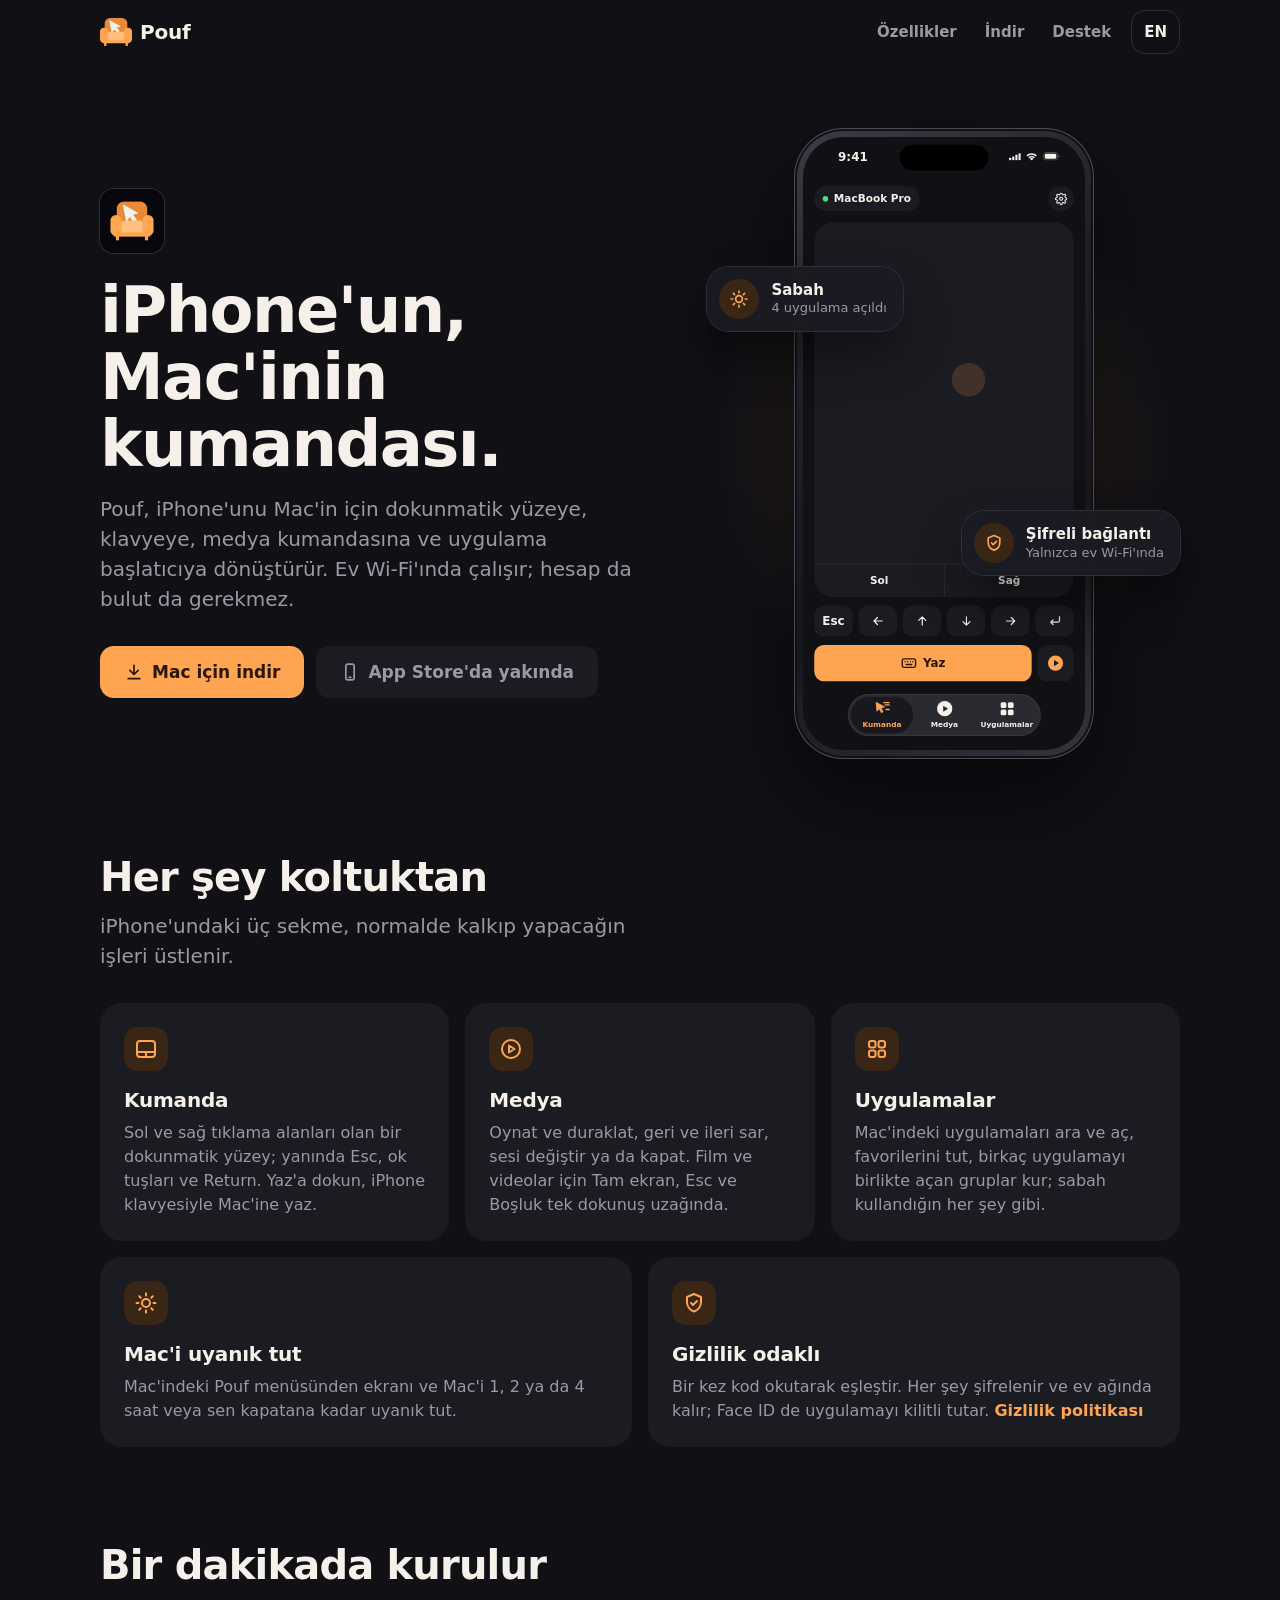
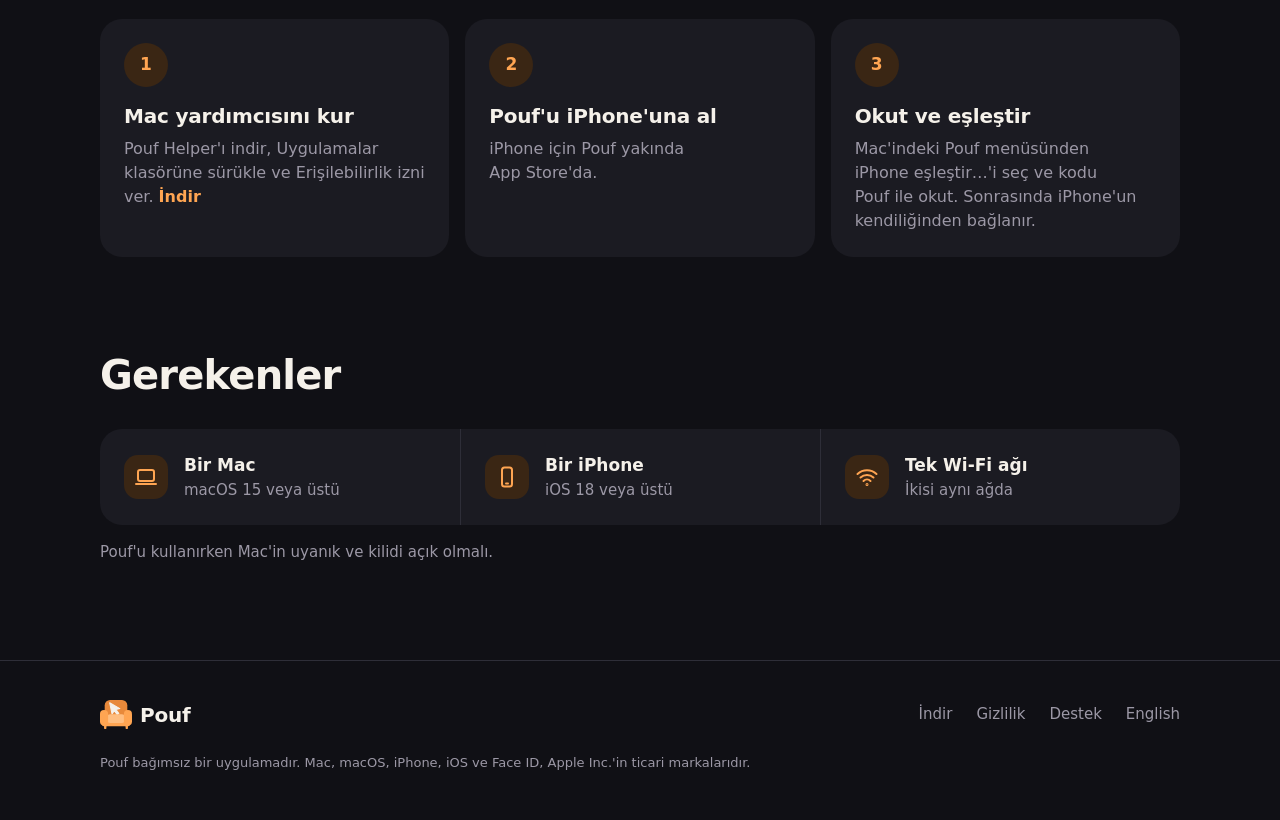
<file: tr/index.html>
<!doctype html>
<html lang="tr">
<head>
  <meta charset="utf-8">
  <meta http-equiv="Content-Security-Policy" content="default-src 'none'; style-src 'self'; img-src 'self'; script-src 'none'; base-uri 'none'; form-action 'none'">
  <meta name="viewport" content="width=device-width, initial-scale=1">
  <title>Pouf: iPhone'un, Mac'inin kumandası</title>
  <meta name="description" content="Pouf, iPhone'unu ev Wi-Fi'ın üzerinden Mac'in için dokunmatik yüzeye, klavyeye, medya kumandasına ve uygulama başlatıcıya dönüştürür. Hesap yok, bulut yok.">
  <link rel="canonical" href="https://kaancakr.github.io/pouf-app/tr/">
  <link rel="alternate" hreflang="en" href="https://kaancakr.github.io/pouf-app/">
  <link rel="alternate" hreflang="tr" href="https://kaancakr.github.io/pouf-app/tr/">
  <link rel="alternate" hreflang="x-default" href="https://kaancakr.github.io/pouf-app/">
  <meta property="og:type" content="website">
  <meta property="og:title" content="Pouf: iPhone'un, Mac'inin kumandası">
  <meta property="og:description" content="Ev Wi-Fi'ın üzerinden Mac'in için dokunmatik yüzey, klavye, medya kumandası ve uygulama başlatıcı.">
  <meta property="og:url" content="https://kaancakr.github.io/pouf-app/tr/">
  <meta property="og:image" content="https://kaancakr.github.io/pouf-app/assets/app-icon-512.png">
  <meta name="theme-color" content="#101015">
  <link rel="icon" href="../favicon.svg" type="image/svg+xml">
  <link rel="apple-touch-icon" href="../apple-touch-icon.png">
  <link rel="stylesheet" href="../assets/site.css">
</head>
<body>
  <a class="skip-link" href="#main">İçeriğe geç</a>

  <header class="site-header">
    <div class="wrap">
      <a class="brand" href="./" aria-label="Pouf ana sayfa"><img src="../assets/pouf-mark.svg" alt="">Pouf</a>
      <nav aria-label="Ana menü">
        <ul class="site-nav">
          <li class="nav-wide"><a href="#features">Özellikler</a></li>
          <li><a href="download/">İndir</a></li>
          <li><a href="support/">Destek</a></li>
          <li><a class="lang" href="../" hreflang="en" lang="en" aria-label="English">EN</a></li>
        </ul>
      </nav>
    </div>
  </header>

  <main id="main">
    <div class="wrap">
      <section class="hero">
        <div>
          <img class="app-icon hero-icon" src="../assets/app-icon-256.png" width="64" height="64" alt="">
          <h1 class="title-1">iPhone'un, Mac'inin kumandası.</h1>
          <p class="lead">Pouf, iPhone'unu Mac'in için dokunmatik yüzeye, klavyeye, medya kumandasına ve uygulama başlatıcıya dönüştürür. Ev Wi&#8209;Fi'ında çalışır; hesap da bulut da gerekmez.</p>
          <div class="actions">
            <a class="button button-primary" href="download/">
              <svg class="icon icon-sm" aria-hidden="true"><use href="../assets/icons.svg#download"></use></svg>
              Mac için indir
            </a>
            <span class="button button-muted">
              <svg class="icon icon-sm" aria-hidden="true"><use href="../assets/icons.svg#phone"></use></svg>
              App Store'da yakında
            </span>
          </div>
        </div>

        <div class="hero-art">
          <div class="phone" role="img" aria-label="iPhone'da Pouf'un Kumanda sekmesi: Sol ve Sağ tıklama alanları olan büyük bir dokunmatik yüzey, ok tuşları ve Yaz düğmesi.">
            <div class="phone-screen">
              <div class="screen" aria-hidden="true">
                <span class="status-time">9:41</span>
                <span class="island"></span>
                <span class="status-icons">
                  <svg class="cell"><use href="../assets/icons.svg#cellular"></use></svg>
                  <svg class="wifi"><use href="../assets/icons.svg#wifi-fill"></use></svg>
                  <svg class="battery"><use href="../assets/icons.svg#battery"></use></svg>
                </span>
                <span class="pill">MacBook Pro</span>
                <span class="settings"><svg><use href="../assets/icons.svg#gear"></use></svg></span>
                <div class="touchpad">
                  <span class="finger"></span>
                  <div class="click-bar"><span>Sol</span><span>Sağ</span></div>
                </div>
                <div class="keys">
                  <span>Esc</span>
                  <span class="left"><svg><use href="../assets/icons.svg#arrow"></use></svg></span>
                  <span class="up"><svg><use href="../assets/icons.svg#arrow"></use></svg></span>
                  <span class="down"><svg><use href="../assets/icons.svg#arrow"></use></svg></span>
                  <span><svg><use href="../assets/icons.svg#arrow"></use></svg></span>
                  <span><svg><use href="../assets/icons.svg#return"></use></svg></span>
                </div>
                <div class="type-row">
                  <span class="type-button"><svg><use href="../assets/icons.svg#keyboard"></use></svg>Yaz</span>
                  <span class="media-button"><svg><use href="../assets/icons.svg#play-fill"></use></svg></span>
                </div>
                <div class="tab-bar">
                  <span class="current"><svg><use href="../assets/icons.svg#pointer-lines"></use></svg>Kumanda</span>
                  <span><svg><use href="../assets/icons.svg#play-fill"></use></svg>Medya</span>
                  <span><svg><use href="../assets/icons.svg#grid-fill"></use></svg>Uygulamalar</span>
                </div>
              </div>
            </div>
          </div>

          <div class="float-card float-group" aria-hidden="true">
            <span class="tile"><svg class="icon"><use href="../assets/icons.svg#awake"></use></svg></span>
            <span><span class="float-title">Sabah</span><span class="float-detail">4 uygulama açıldı</span></span>
          </div>
          <div class="float-card float-secure" aria-hidden="true">
            <span class="tile"><svg class="icon"><use href="../assets/icons.svg#shield"></use></svg></span>
            <span><span class="float-title">Şifreli bağlantı</span><span class="float-detail">Yalnızca ev Wi&#8209;Fi'ında</span></span>
          </div>
        </div>
      </section>

      <section class="section" id="features" aria-labelledby="features-title">
        <div class="section-head">
          <h2 class="title-2" id="features-title">Her şey koltuktan</h2>
          <p class="lead">iPhone'undaki üç sekme, normalde kalkıp yapacağın işleri üstlenir.</p>
        </div>
        <ul class="feature-grid">
          <li class="card">
            <div class="tile"><svg class="icon" aria-hidden="true"><use href="../assets/icons.svg#touchpad"></use></svg></div>
            <h3 class="title-3">Kumanda</h3>
            <p>Sol ve sağ tıklama alanları olan bir dokunmatik yüzey; yanında Esc, ok tuşları ve Return. Yaz'a dokun, iPhone klavyesiyle Mac'ine yaz.</p>
          </li>
          <li class="card">
            <div class="tile"><svg class="icon" aria-hidden="true"><use href="../assets/icons.svg#media"></use></svg></div>
            <h3 class="title-3">Medya</h3>
            <p>Oynat ve duraklat, geri ve ileri sar, sesi değiştir ya da kapat. Film ve videolar için Tam ekran, Esc ve Boşluk tek dokunuş uzağında.</p>
          </li>
          <li class="card">
            <div class="tile"><svg class="icon" aria-hidden="true"><use href="../assets/icons.svg#apps"></use></svg></div>
            <h3 class="title-3">Uygulamalar</h3>
            <p>Mac'indeki uygulamaları ara ve aç, favorilerini tut, birkaç uygulamayı birlikte açan gruplar kur; sabah kullandığın her şey gibi.</p>
          </li>
          <li class="card">
            <div class="tile"><svg class="icon" aria-hidden="true"><use href="../assets/icons.svg#awake"></use></svg></div>
            <h3 class="title-3">Mac'i uyanık tut</h3>
            <p>Mac'indeki Pouf menüsünden ekranı ve Mac'i 1, 2 ya da 4 saat veya sen kapatana kadar uyanık tut.</p>
          </li>
          <li class="card">
            <div class="tile"><svg class="icon" aria-hidden="true"><use href="../assets/icons.svg#shield"></use></svg></div>
            <h3 class="title-3">Gizlilik odaklı</h3>
            <p>Bir kez kod okutarak eşleştir. Her şey şifrelenir ve ev ağında kalır; Face ID de uygulamayı kilitli tutar. <a href="privacy/">Gizlilik politikası</a></p>
          </li>
        </ul>
      </section>

      <section class="section" id="how-it-works" aria-labelledby="how-title">
        <div class="section-head">
          <h2 class="title-2" id="how-title">Bir dakikada kurulur</h2>
        </div>
        <ol class="step-grid">
          <li class="card">
            <span class="step-number" aria-hidden="true"></span>
            <h3 class="title-3">Mac yardımcısını kur</h3>
            <p>Pouf Helper'ı indir, Uygulamalar klasörüne sürükle ve Erişilebilirlik izni ver. <a href="download/">İndir</a></p>
          </li>
          <li class="card">
            <span class="step-number" aria-hidden="true"></span>
            <h3 class="title-3">Pouf'u iPhone'una al</h3>
            <p>iPhone için Pouf yakında App Store'da.</p>
          </li>
          <li class="card">
            <span class="step-number" aria-hidden="true"></span>
            <h3 class="title-3">Okut ve eşleştir</h3>
            <p>Mac'indeki Pouf menüsünden iPhone eşleştir…'i seç ve kodu Pouf ile okut. Sonrasında iPhone'un kendiliğinden bağlanır.</p>
          </li>
        </ol>
      </section>

      <section class="section" id="requirements" aria-labelledby="requirements-title">
        <div class="section-head">
          <h2 class="title-2" id="requirements-title">Gerekenler</h2>
        </div>
        <ul class="specs">
          <li>
            <div class="tile"><svg class="icon" aria-hidden="true"><use href="../assets/icons.svg#laptop"></use></svg></div>
            <div><span class="label">Bir Mac</span><span class="detail">macOS 15 veya üstü</span></div>
          </li>
          <li>
            <div class="tile"><svg class="icon" aria-hidden="true"><use href="../assets/icons.svg#phone"></use></svg></div>
            <div><span class="label">Bir iPhone</span><span class="detail">iOS 18 veya üstü</span></div>
          </li>
          <li>
            <div class="tile"><svg class="icon" aria-hidden="true"><use href="../assets/icons.svg#wifi"></use></svg></div>
            <div><span class="label">Tek Wi&#8209;Fi ağı</span><span class="detail">İkisi aynı ağda</span></div>
          </li>
        </ul>
        <p class="note">Pouf'u kullanırken Mac'in uyanık ve kilidi açık olmalı.</p>
      </section>
    </div>
  </main>

  <footer class="site-footer">
    <div class="wrap">
      <div class="footer-row">
        <a class="brand" href="./" aria-label="Pouf ana sayfa"><img src="../assets/pouf-mark.svg" alt="">Pouf</a>
        <ul class="footer-links">
          <li><a href="download/">İndir</a></li>
          <li><a href="privacy/">Gizlilik</a></li>
          <li><a href="support/">Destek</a></li>
          <li><a href="../" hreflang="en" lang="en">English</a></li>
        </ul>
      </div>
      <p class="legal">Pouf bağımsız bir uygulamadır. Mac, macOS, iPhone, iOS ve Face ID, Apple Inc.'in ticari markalarıdır.</p>
    </div>
  </footer>
</body>
</html>
</file>
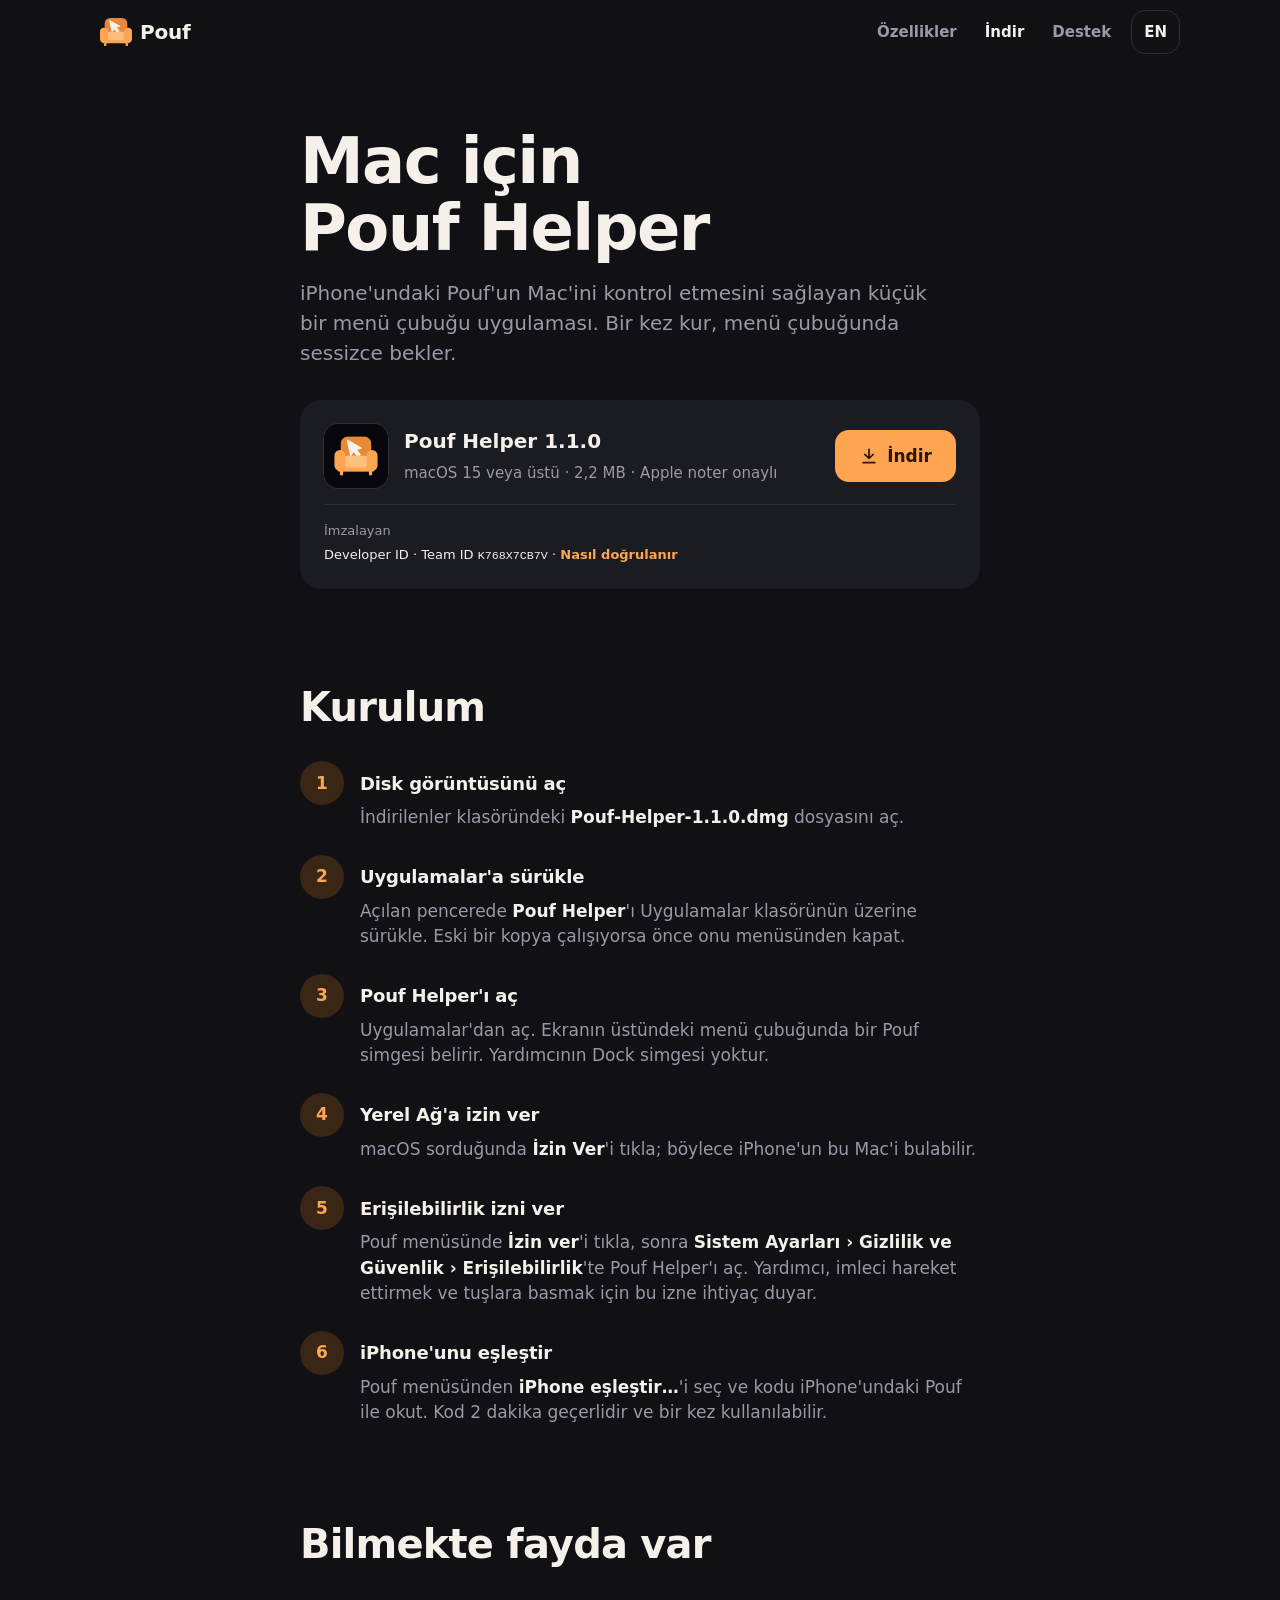
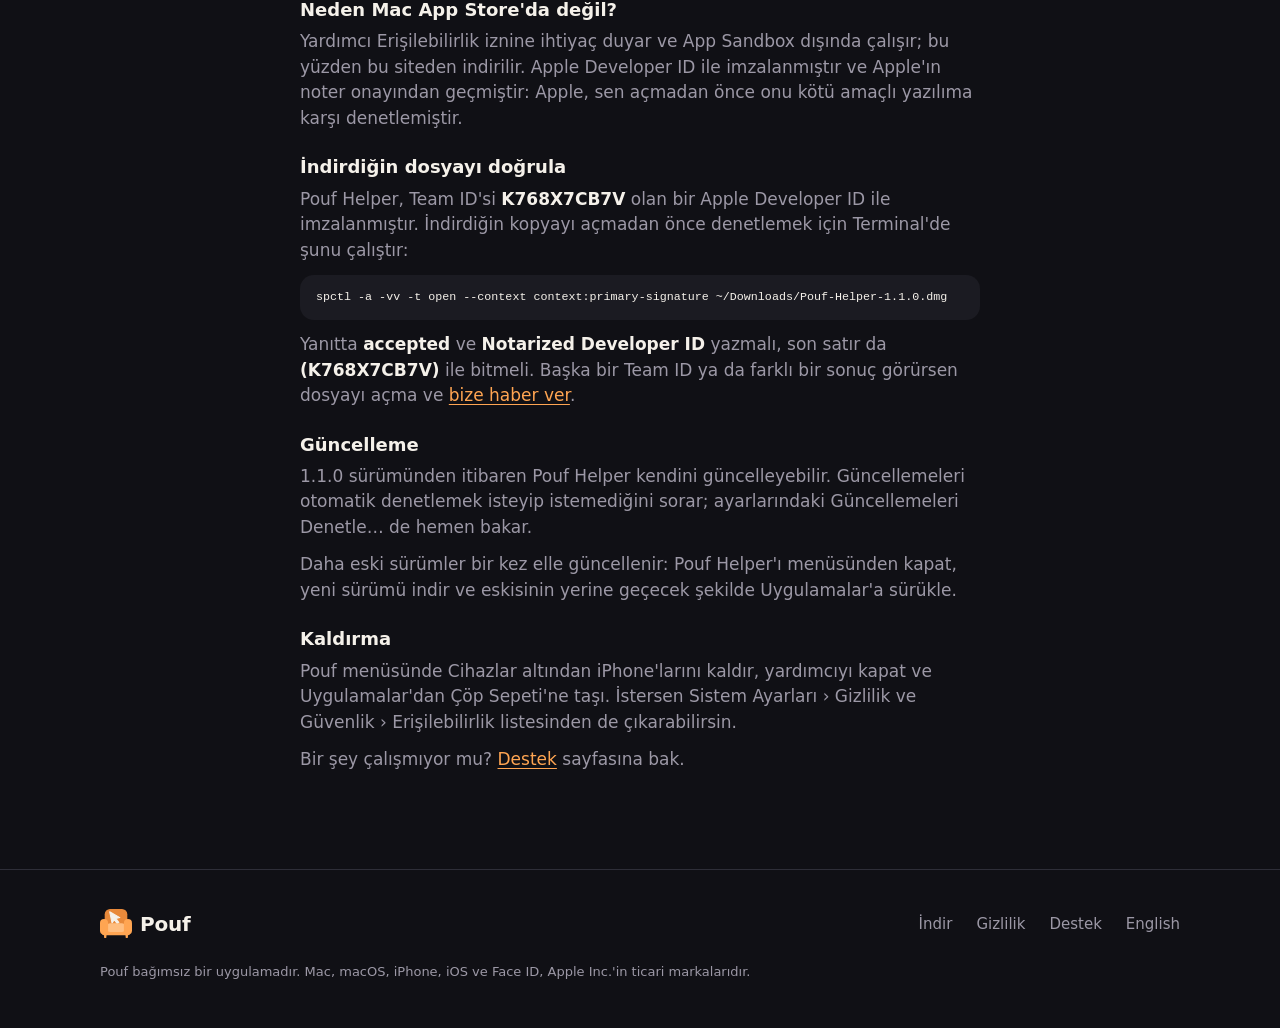
<file: tr/download/index.html>
<!doctype html>
<html lang="tr">
<head>
  <meta charset="utf-8">
  <meta http-equiv="Content-Security-Policy" content="default-src 'none'; style-src 'self'; img-src 'self'; script-src 'none'; base-uri 'none'; form-action 'none'">
  <meta name="viewport" content="width=device-width, initial-scale=1">
  <title>Mac için Pouf Helper'ı indir</title>
  <meta name="description" content="iPhone'undaki Pouf'un Mac'ini kontrol etmesini sağlayan menü çubuğu uygulaması Pouf Helper'ı indir. macOS 15 veya üstü için, Apple noter onaylı.">
  <link rel="canonical" href="https://kaancakr.github.io/pouf-app/tr/download/">
  <link rel="alternate" hreflang="en" href="https://kaancakr.github.io/pouf-app/download/">
  <link rel="alternate" hreflang="tr" href="https://kaancakr.github.io/pouf-app/tr/download/">
  <link rel="alternate" hreflang="x-default" href="https://kaancakr.github.io/pouf-app/download/">
  <meta property="og:type" content="website">
  <meta property="og:title" content="Mac için Pouf Helper'ı indir">
  <meta property="og:description" content="iPhone'undaki Pouf'un Mac'ini kontrol etmesini sağlayan menü çubuğu uygulaması.">
  <meta property="og:url" content="https://kaancakr.github.io/pouf-app/tr/download/">
  <meta property="og:image" content="https://kaancakr.github.io/pouf-app/assets/app-icon-512.png">
  <meta name="theme-color" content="#101015">
  <link rel="icon" href="../../favicon.svg" type="image/svg+xml">
  <link rel="apple-touch-icon" href="../../apple-touch-icon.png">
  <link rel="stylesheet" href="../../assets/site.css">
</head>
<body>
  <a class="skip-link" href="#main">İçeriğe geç</a>

  <header class="site-header">
    <div class="wrap">
      <a class="brand" href="../" aria-label="Pouf ana sayfa"><img src="../../assets/pouf-mark.svg" alt="">Pouf</a>
      <nav aria-label="Ana menü">
        <ul class="site-nav">
          <li class="nav-wide"><a href="../#features">Özellikler</a></li>
          <li><a href="./" aria-current="page">İndir</a></li>
          <li><a href="../support/">Destek</a></li>
          <li><a class="lang" href="../../download/" hreflang="en" lang="en" aria-label="English">EN</a></li>
        </ul>
      </nav>
    </div>
  </header>

  <main id="main">
    <div class="wrap wrap-prose">
      <section class="page-head">
        <h1 class="title-1">Mac için Pouf&nbsp;Helper</h1>
        <p class="lead">iPhone'undaki Pouf'un Mac'ini kontrol etmesini sağlayan küçük bir menü çubuğu uygulaması. Bir kez kur, menü çubuğunda sessizce bekler.</p>

        <div class="card download-card">
          <img class="app-icon" src="../../assets/app-icon-256.png" width="64" height="64" alt="">
          <div>
            <p class="download-name">Pouf Helper 1.1.0</p>
            <p class="download-meta">macOS 15 veya üstü · 2,2 MB · Apple noter onaylı</p>
          </div>
          <a class="button button-primary" href="https://github.com/kaancakr/pouf-app/releases/download/helper-v1.1.0/Pouf-Helper-1.1.0.dmg">
            <svg class="icon icon-sm" aria-hidden="true"><use href="../../assets/icons.svg#download"></use></svg>
            İndir
          </a>
          <dl class="signature">
            <div>
              <dt>İmzalayan</dt>
              <dd>Developer ID · Team ID <code>K768X7CB7V</code> · <a href="#verify">Nasıl doğrulanır</a></dd>
            </div>
          </dl>
        </div>
      </section>

      <section class="section" aria-labelledby="install-title">
        <h2 class="title-2" id="install-title">Kurulum</h2>
        <ol class="step-list section-body">
          <li>
            <span class="step-number" aria-hidden="true"></span>
            <h3 class="title-3">Disk görüntüsünü aç</h3>
            <p>İndirilenler klasöründeki <strong>Pouf-Helper-1.1.0.dmg</strong> dosyasını aç.</p>
          </li>
          <li>
            <span class="step-number" aria-hidden="true"></span>
            <h3 class="title-3">Uygulamalar'a sürükle</h3>
            <p>Açılan pencerede <strong>Pouf Helper</strong>'ı Uygulamalar klasörünün üzerine sürükle. Eski bir kopya çalışıyorsa önce onu menüsünden kapat.</p>
          </li>
          <li>
            <span class="step-number" aria-hidden="true"></span>
            <h3 class="title-3">Pouf Helper'ı aç</h3>
            <p>Uygulamalar'dan aç. Ekranın üstündeki menü çubuğunda bir Pouf simgesi belirir. Yardımcının Dock simgesi yoktur.</p>
          </li>
          <li>
            <span class="step-number" aria-hidden="true"></span>
            <h3 class="title-3">Yerel Ağ'a izin ver</h3>
            <p>macOS sorduğunda <strong>İzin Ver</strong>'i tıkla; böylece iPhone'un bu Mac'i bulabilir.</p>
          </li>
          <li>
            <span class="step-number" aria-hidden="true"></span>
            <h3 class="title-3">Erişilebilirlik izni ver</h3>
            <p>Pouf menüsünde <strong>İzin ver</strong>'i tıkla, sonra <strong>Sistem Ayarları › Gizlilik ve Güvenlik › Erişilebilirlik</strong>'te Pouf Helper'ı aç. Yardımcı, imleci hareket ettirmek ve tuşlara basmak için bu izne ihtiyaç duyar.</p>
          </li>
          <li>
            <span class="step-number" aria-hidden="true"></span>
            <h3 class="title-3">iPhone'unu eşleştir</h3>
            <p>Pouf menüsünden <strong>iPhone eşleştir…</strong>'i seç ve kodu iPhone'undaki Pouf ile okut. Kod 2 dakika geçerlidir ve bir kez kullanılabilir.</p>
          </li>
        </ol>
      </section>

      <section class="section" aria-labelledby="more-title">
        <h2 class="title-2" id="more-title">Bilmekte fayda var</h2>
        <div class="prose section-body">
          <h3>Neden Mac App Store'da değil?</h3>
          <p>Yardımcı Erişilebilirlik iznine ihtiyaç duyar ve App Sandbox dışında çalışır; bu yüzden bu siteden indirilir. Apple Developer ID ile imzalanmıştır ve Apple'ın noter onayından geçmiştir: Apple, sen açmadan önce onu kötü amaçlı yazılıma karşı denetlemiştir.</p>

          <h3 id="verify">İndirdiğin dosyayı doğrula</h3>
          <p>Pouf Helper, Team ID'si <strong>K768X7CB7V</strong> olan bir Apple Developer ID ile imzalanmıştır. İndirdiğin kopyayı açmadan önce denetlemek için Terminal'de şunu çalıştır:</p>
          <pre><code>spctl -a -vv -t open --context context:primary-signature ~/Downloads/Pouf-Helper-1.1.0.dmg</code></pre>
          <p>Yanıtta <strong>accepted</strong> ve <strong>Notarized Developer ID</strong> yazmalı, son satır da <strong>(K768X7CB7V)</strong> ile bitmeli. Başka bir Team ID ya da farklı bir sonuç görürsen dosyayı açma ve <a href="../support/">bize haber ver</a>.</p>

          <h3>Güncelleme</h3>
          <p>1.1.0 sürümünden itibaren Pouf Helper kendini güncelleyebilir. Güncellemeleri otomatik denetlemek isteyip istemediğini sorar; ayarlarındaki Güncellemeleri Denetle… de hemen bakar.</p>
          <p>Daha eski sürümler bir kez elle güncellenir: Pouf Helper'ı menüsünden kapat, yeni sürümü indir ve eskisinin yerine geçecek şekilde Uygulamalar'a sürükle.</p>

          <h3>Kaldırma</h3>
          <p>Pouf menüsünde Cihazlar altından iPhone'larını kaldır, yardımcıyı kapat ve Uygulamalar'dan Çöp Sepeti'ne taşı. İstersen Sistem Ayarları › Gizlilik ve Güvenlik › Erişilebilirlik listesinden de çıkarabilirsin.</p>

          <p>Bir şey çalışmıyor mu? <a href="../support/">Destek</a> sayfasına bak.</p>
        </div>
      </section>
    </div>
  </main>

  <footer class="site-footer">
    <div class="wrap">
      <div class="footer-row">
        <a class="brand" href="../" aria-label="Pouf ana sayfa"><img src="../../assets/pouf-mark.svg" alt="">Pouf</a>
        <ul class="footer-links">
          <li><a href="./" aria-current="page">İndir</a></li>
          <li><a href="../privacy/">Gizlilik</a></li>
          <li><a href="../support/">Destek</a></li>
          <li><a href="../../download/" hreflang="en" lang="en">English</a></li>
        </ul>
      </div>
      <p class="legal">Pouf bağımsız bir uygulamadır. Mac, macOS, iPhone, iOS ve Face ID, Apple Inc.'in ticari markalarıdır.</p>
    </div>
  </footer>
</body>
</html>
</file>
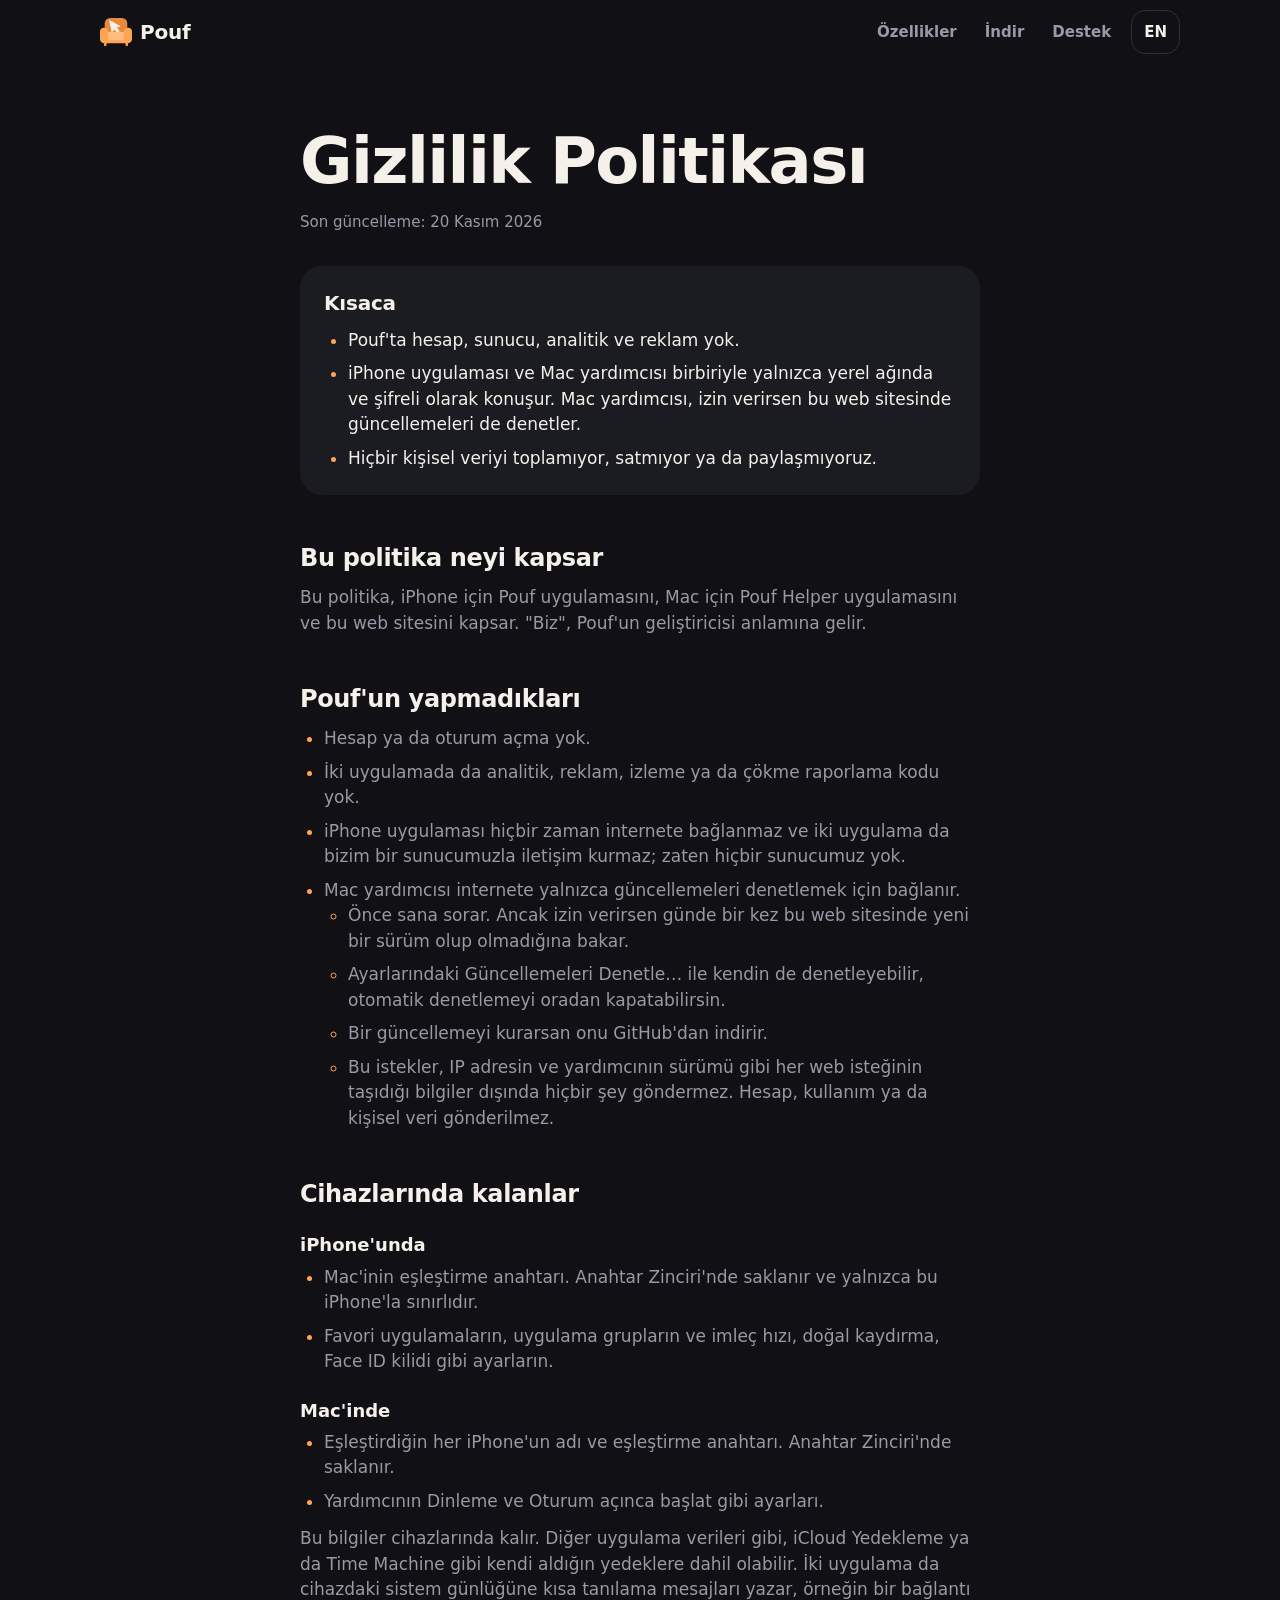
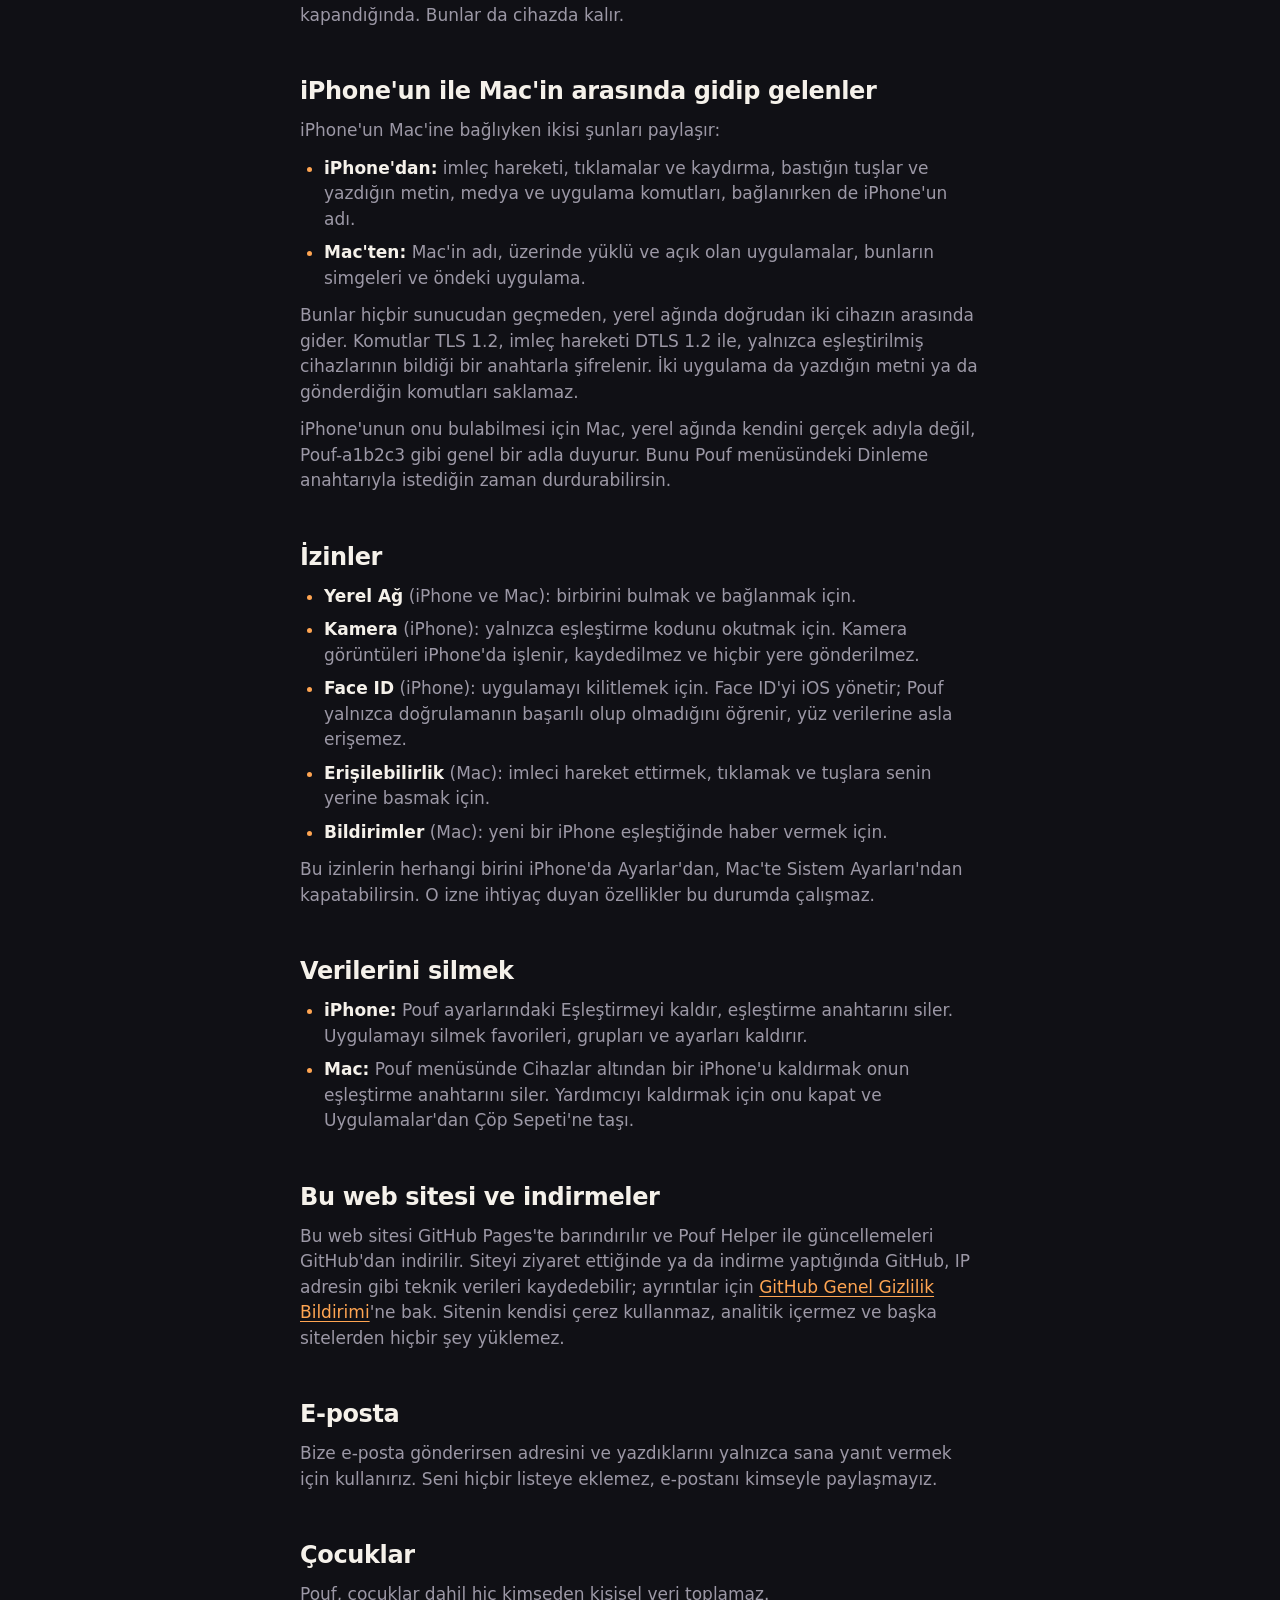
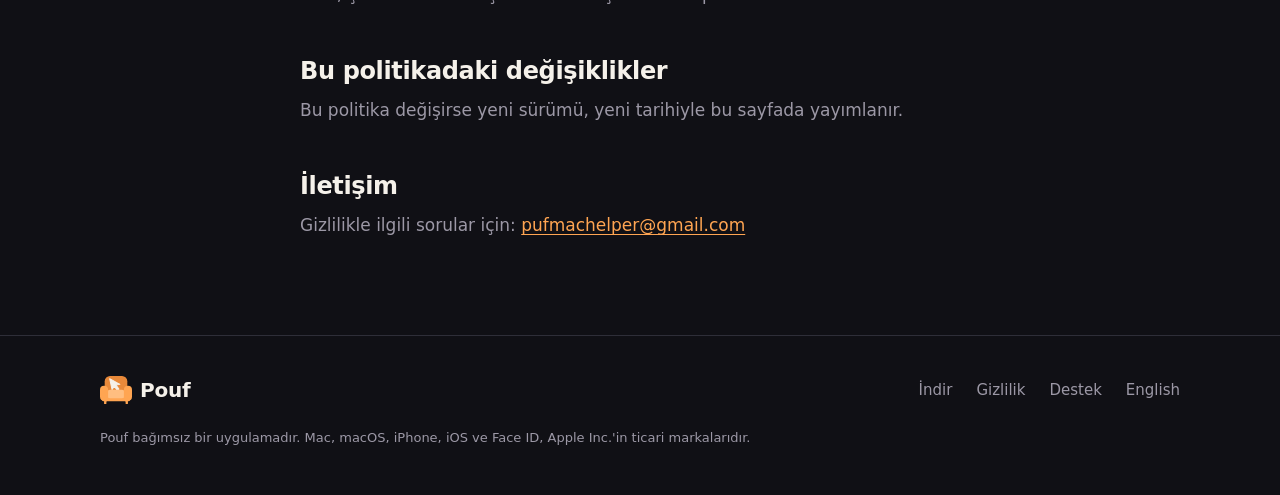
<file: tr/privacy/index.html>
<!doctype html>
<html lang="tr">
<head>
  <meta charset="utf-8">
  <meta http-equiv="Content-Security-Policy" content="default-src 'none'; style-src 'self'; img-src 'self'; script-src 'none'; base-uri 'none'; form-action 'none'">
  <meta name="viewport" content="width=device-width, initial-scale=1">
  <title>Gizlilik Politikası · Pouf</title>
  <meta name="description" content="Pouf'ta hesap, sunucu ve analitik yok. iPhone uygulaması ve Mac yardımcısı birbiriyle yalnızca yerel ağında ve şifreli olarak konuşur; yardımcı, izin verirsen güncellemeleri de denetler.">
  <link rel="canonical" href="https://kaancakr.github.io/pouf-app/tr/privacy/">
  <link rel="alternate" hreflang="en" href="https://kaancakr.github.io/pouf-app/privacy/">
  <link rel="alternate" hreflang="tr" href="https://kaancakr.github.io/pouf-app/tr/privacy/">
  <link rel="alternate" hreflang="x-default" href="https://kaancakr.github.io/pouf-app/privacy/">
  <meta name="theme-color" content="#101015">
  <link rel="icon" href="../../favicon.svg" type="image/svg+xml">
  <link rel="apple-touch-icon" href="../../apple-touch-icon.png">
  <link rel="stylesheet" href="../../assets/site.css">
</head>
<body>
  <a class="skip-link" href="#main">İçeriğe geç</a>

  <header class="site-header">
    <div class="wrap">
      <a class="brand" href="../" aria-label="Pouf ana sayfa"><img src="../../assets/pouf-mark.svg" alt="">Pouf</a>
      <nav aria-label="Ana menü">
        <ul class="site-nav">
          <li class="nav-wide"><a href="../#features">Özellikler</a></li>
          <li><a href="../download/">İndir</a></li>
          <li><a href="../support/">Destek</a></li>
          <li><a class="lang" href="../../privacy/" hreflang="en" lang="en" aria-label="English">EN</a></li>
        </ul>
      </nav>
    </div>
  </header>

  <main id="main">
    <div class="wrap wrap-prose">
      <section class="page-head">
        <h1 class="title-1">Gizlilik Politikası</h1>
        <p class="updated">Son güncelleme: 20 Kasım 2026</p>

        <div class="card summary-card">
          <h2 class="title-3">Kısaca</h2>
          <ul>
            <li>Pouf'ta hesap, sunucu, analitik ve reklam yok.</li>
            <li>iPhone uygulaması ve Mac yardımcısı birbiriyle yalnızca yerel ağında ve şifreli olarak konuşur. Mac yardımcısı, izin verirsen bu web sitesinde güncellemeleri de denetler.</li>
            <li>Hiçbir kişisel veriyi toplamıyor, satmıyor ya da paylaşmıyoruz.</li>
          </ul>
        </div>
      </section>

      <div class="prose">
        <h2>Bu politika neyi kapsar</h2>
        <p>Bu politika, iPhone için Pouf uygulamasını, Mac için Pouf Helper uygulamasını ve bu web sitesini kapsar. "Biz", Pouf'un geliştiricisi anlamına gelir.</p>

        <h2>Pouf'un yapmadıkları</h2>
        <ul>
          <li>Hesap ya da oturum açma yok.</li>
          <li>İki uygulamada da analitik, reklam, izleme ya da çökme raporlama kodu yok.</li>
          <li>iPhone uygulaması hiçbir zaman internete bağlanmaz ve iki uygulama da bizim bir sunucumuzla iletişim kurmaz; zaten hiçbir sunucumuz yok.</li>
          <li>Mac yardımcısı internete yalnızca güncellemeleri denetlemek için bağlanır.
            <ul>
              <li>Önce sana sorar. Ancak izin verirsen günde bir kez bu web sitesinde yeni bir sürüm olup olmadığına bakar.</li>
              <li>Ayarlarındaki Güncellemeleri Denetle… ile kendin de denetleyebilir, otomatik denetlemeyi oradan kapatabilirsin.</li>
              <li>Bir güncellemeyi kurarsan onu GitHub'dan indirir.</li>
              <li>Bu istekler, IP adresin ve yardımcının sürümü gibi her web isteğinin taşıdığı bilgiler dışında hiçbir şey göndermez. Hesap, kullanım ya da kişisel veri gönderilmez.</li>
            </ul>
          </li>
        </ul>

        <h2>Cihazlarında kalanlar</h2>
        <h3>iPhone'unda</h3>
        <ul>
          <li>Mac'inin eşleştirme anahtarı. Anahtar Zinciri'nde saklanır ve yalnızca bu iPhone'la sınırlıdır.</li>
          <li>Favori uygulamaların, uygulama grupların ve imleç hızı, doğal kaydırma, Face ID kilidi gibi ayarların.</li>
        </ul>
        <h3>Mac'inde</h3>
        <ul>
          <li>Eşleştirdiğin her iPhone'un adı ve eşleştirme anahtarı. Anahtar Zinciri'nde saklanır.</li>
          <li>Yardımcının Dinleme ve Oturum açınca başlat gibi ayarları.</li>
        </ul>
        <p>Bu bilgiler cihazlarında kalır. Diğer uygulama verileri gibi, iCloud Yedekleme ya da Time Machine gibi kendi aldığın yedeklere dahil olabilir. İki uygulama da cihazdaki sistem günlüğüne kısa tanılama mesajları yazar, örneğin bir bağlantı kapandığında. Bunlar da cihazda kalır.</p>

        <h2>iPhone'un ile Mac'in arasında gidip gelenler</h2>
        <p>iPhone'un Mac'ine bağlıyken ikisi şunları paylaşır:</p>
        <ul>
          <li><strong>iPhone'dan:</strong> imleç hareketi, tıklamalar ve kaydırma, bastığın tuşlar ve yazdığın metin, medya ve uygulama komutları, bağlanırken de iPhone'un adı.</li>
          <li><strong>Mac'ten:</strong> Mac'in adı, üzerinde yüklü ve açık olan uygulamalar, bunların simgeleri ve öndeki uygulama.</li>
        </ul>
        <p>Bunlar hiçbir sunucudan geçmeden, yerel ağında doğrudan iki cihazın arasında gider. Komutlar TLS&nbsp;1.2, imleç hareketi DTLS&nbsp;1.2 ile, yalnızca eşleştirilmiş cihazlarının bildiği bir anahtarla şifrelenir. İki uygulama da yazdığın metni ya da gönderdiğin komutları saklamaz.</p>
        <p>iPhone'unun onu bulabilmesi için Mac, yerel ağında kendini gerçek adıyla değil, Pouf-a1b2c3 gibi genel bir adla duyurur. Bunu Pouf menüsündeki Dinleme anahtarıyla istediğin zaman durdurabilirsin.</p>

        <h2>İzinler</h2>
        <ul>
          <li><strong>Yerel Ağ</strong> (iPhone ve Mac): birbirini bulmak ve bağlanmak için.</li>
          <li><strong>Kamera</strong> (iPhone): yalnızca eşleştirme kodunu okutmak için. Kamera görüntüleri iPhone'da işlenir, kaydedilmez ve hiçbir yere gönderilmez.</li>
          <li><strong>Face ID</strong> (iPhone): uygulamayı kilitlemek için. Face ID'yi iOS yönetir; Pouf yalnızca doğrulamanın başarılı olup olmadığını öğrenir, yüz verilerine asla erişemez.</li>
          <li><strong>Erişilebilirlik</strong> (Mac): imleci hareket ettirmek, tıklamak ve tuşlara senin yerine basmak için.</li>
          <li><strong>Bildirimler</strong> (Mac): yeni bir iPhone eşleştiğinde haber vermek için.</li>
        </ul>
        <p>Bu izinlerin herhangi birini iPhone'da Ayarlar'dan, Mac'te Sistem Ayarları'ndan kapatabilirsin. O izne ihtiyaç duyan özellikler bu durumda çalışmaz.</p>

        <h2>Verilerini silmek</h2>
        <ul>
          <li><strong>iPhone:</strong> Pouf ayarlarındaki Eşleştirmeyi kaldır, eşleştirme anahtarını siler. Uygulamayı silmek favorileri, grupları ve ayarları kaldırır.</li>
          <li><strong>Mac:</strong> Pouf menüsünde Cihazlar altından bir iPhone'u kaldırmak onun eşleştirme anahtarını siler. Yardımcıyı kaldırmak için onu kapat ve Uygulamalar'dan Çöp Sepeti'ne taşı.</li>
        </ul>

        <h2>Bu web sitesi ve indirmeler</h2>
        <p>Bu web sitesi GitHub Pages'te barındırılır ve Pouf Helper ile güncellemeleri GitHub'dan indirilir. Siteyi ziyaret ettiğinde ya da indirme yaptığında GitHub, IP adresin gibi teknik verileri kaydedebilir; ayrıntılar için <a href="https://docs.github.com/en/site-policy/privacy-policies/github-general-privacy-statement">GitHub Genel Gizlilik Bildirimi</a>'ne bak. Sitenin kendisi çerez kullanmaz, analitik içermez ve başka sitelerden hiçbir şey yüklemez.</p>

        <h2>E-posta</h2>
        <p>Bize e-posta gönderirsen adresini ve yazdıklarını yalnızca sana yanıt vermek için kullanırız. Seni hiçbir listeye eklemez, e-postanı kimseyle paylaşmayız.</p>

        <h2>Çocuklar</h2>
        <p>Pouf, çocuklar dahil hiç kimseden kişisel veri toplamaz.</p>

        <h2>Bu politikadaki değişiklikler</h2>
        <p>Bu politika değişirse yeni sürümü, yeni tarihiyle bu sayfada yayımlanır.</p>

        <h2>İletişim</h2>
        <p>Gizlilikle ilgili sorular için: <a href="mailto:pufmachelper@gmail.com">pufmachelper@gmail.com</a></p>
      </div>
    </div>
  </main>

  <footer class="site-footer">
    <div class="wrap">
      <div class="footer-row">
        <a class="brand" href="../" aria-label="Pouf ana sayfa"><img src="../../assets/pouf-mark.svg" alt="">Pouf</a>
        <ul class="footer-links">
          <li><a href="../download/">İndir</a></li>
          <li><a href="./" aria-current="page">Gizlilik</a></li>
          <li><a href="../support/">Destek</a></li>
          <li><a href="../../privacy/" hreflang="en" lang="en">English</a></li>
        </ul>
      </div>
      <p class="legal">Pouf bağımsız bir uygulamadır. Mac, macOS, iPhone, iOS ve Face ID, Apple Inc.'in ticari markalarıdır.</p>
    </div>
  </footer>
</body>
</html>
</file>
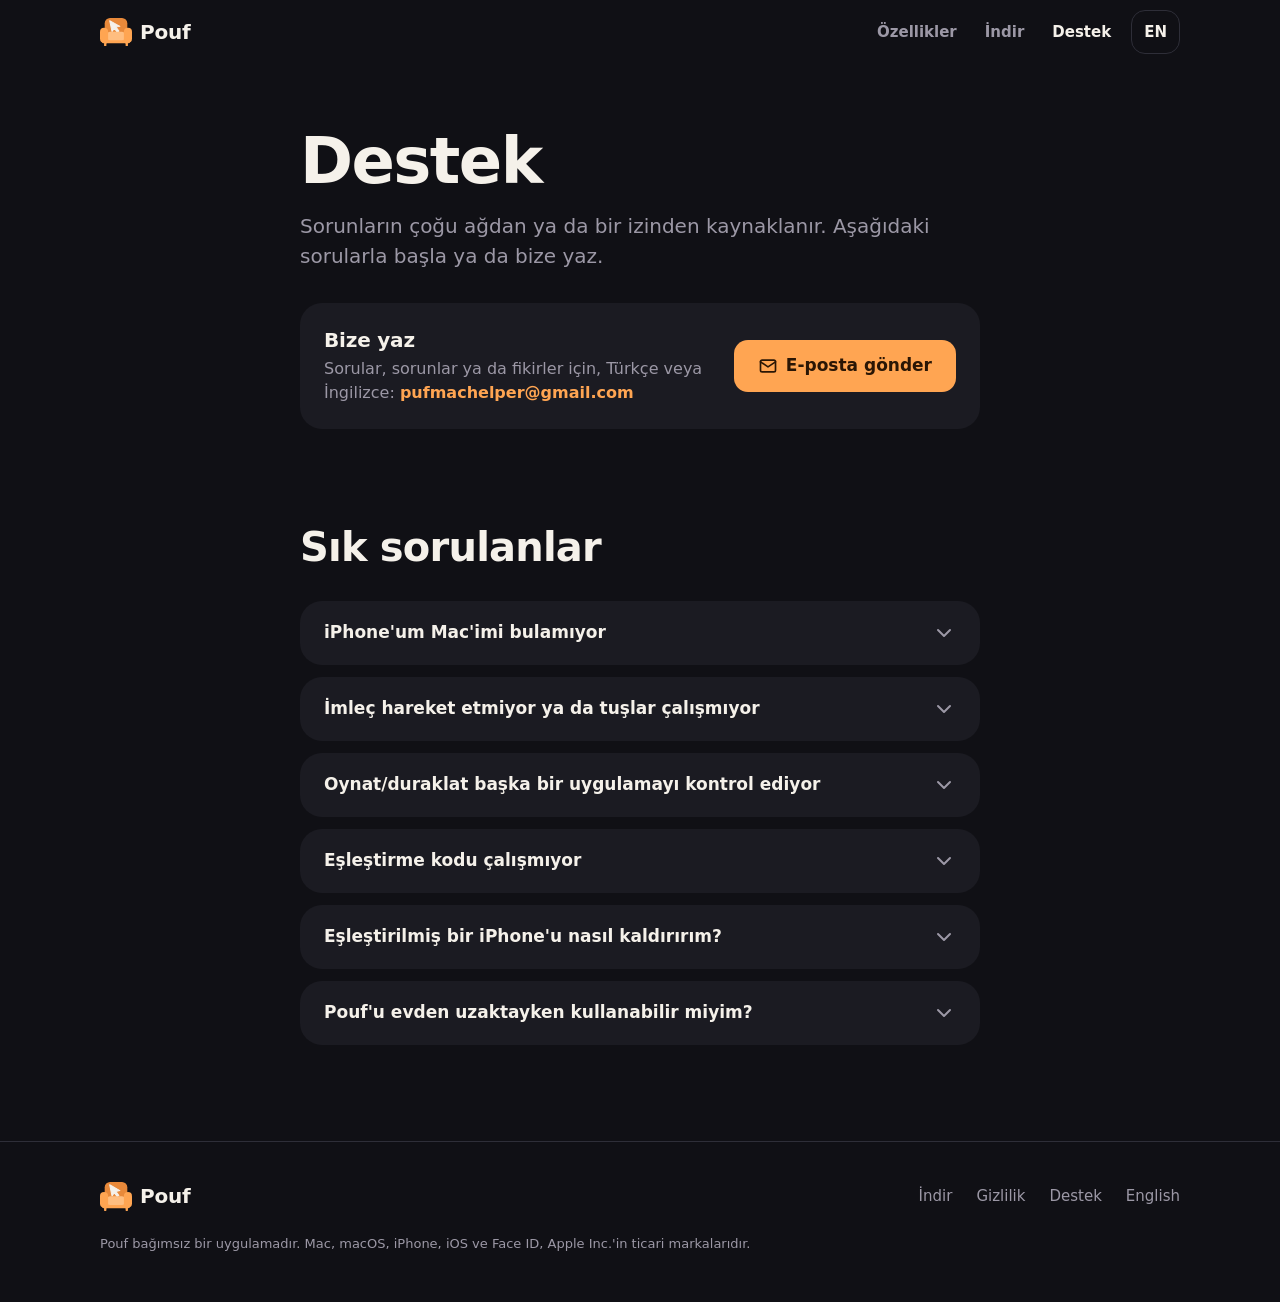
<file: tr/support/index.html>
<!doctype html>
<html lang="tr">
<head>
  <meta charset="utf-8">
  <meta http-equiv="Content-Security-Policy" content="default-src 'none'; style-src 'self'; img-src 'self'; script-src 'none'; base-uri 'none'; form-action 'none'">
  <meta name="viewport" content="width=device-width, initial-scale=1">
  <title>Destek · Pouf</title>
  <meta name="description" content="Pouf için yardım: iPhone'unu Mac'ine bağlamak, izinler, eşleştirme ve bize nasıl ulaşacağın.">
  <link rel="canonical" href="https://kaancakr.github.io/pouf-app/tr/support/">
  <link rel="alternate" hreflang="en" href="https://kaancakr.github.io/pouf-app/support/">
  <link rel="alternate" hreflang="tr" href="https://kaancakr.github.io/pouf-app/tr/support/">
  <link rel="alternate" hreflang="x-default" href="https://kaancakr.github.io/pouf-app/support/">
  <meta name="theme-color" content="#101015">
  <link rel="icon" href="../../favicon.svg" type="image/svg+xml">
  <link rel="apple-touch-icon" href="../../apple-touch-icon.png">
  <link rel="stylesheet" href="../../assets/site.css">
</head>
<body>
  <a class="skip-link" href="#main">İçeriğe geç</a>

  <header class="site-header">
    <div class="wrap">
      <a class="brand" href="../" aria-label="Pouf ana sayfa"><img src="../../assets/pouf-mark.svg" alt="">Pouf</a>
      <nav aria-label="Ana menü">
        <ul class="site-nav">
          <li class="nav-wide"><a href="../#features">Özellikler</a></li>
          <li><a href="../download/">İndir</a></li>
          <li><a href="./" aria-current="page">Destek</a></li>
          <li><a class="lang" href="../../support/" hreflang="en" lang="en" aria-label="English">EN</a></li>
        </ul>
      </nav>
    </div>
  </header>

  <main id="main">
    <div class="wrap wrap-prose">
      <section class="page-head">
        <h1 class="title-1">Destek</h1>
        <p class="lead">Sorunların çoğu ağdan ya da bir izinden kaynaklanır. Aşağıdaki sorularla başla ya da bize yaz.</p>

        <div class="card contact-card">
          <div>
            <h2 class="title-3">Bize yaz</h2>
            <p>Sorular, sorunlar ya da fikirler için, Türkçe veya İngilizce: <a href="mailto:pufmachelper@gmail.com">pufmachelper@gmail.com</a></p>
          </div>
          <a class="button button-primary" href="mailto:pufmachelper@gmail.com">
            <svg class="icon icon-sm" aria-hidden="true"><use href="../../assets/icons.svg#mail"></use></svg>
            E-posta gönder
          </a>
        </div>
      </section>

      <section class="section" aria-labelledby="faq-title">
        <h2 class="title-2" id="faq-title">Sık sorulanlar</h2>
        <div class="faq section-body">
          <details>
            <summary>iPhone'um Mac'imi bulamıyor<svg class="icon" aria-hidden="true"><use href="../../assets/icons.svg#chevron"></use></svg></summary>
            <div class="answer">
              <ul>
                <li>Pouf Helper'ın çalıştığını kontrol et: simgesi menü çubuğunda olmalı ve menüsünde Dinleme açık olmalı.</li>
                <li>iPhone'u ve Mac'i aynı Wi&#8209;Fi ağına bağla. Misafir ağları ve bazı ofis ya da otel ağları cihazların birbirini görmesini engeller.</li>
                <li>Mac'i uyandır ve kilidini aç. Pouf, uyuyan ya da kilitli bir Mac'e ulaşamaz.</li>
                <li>iPhone'da Ayarlar › Gizlilik ve Güvenlik › Yerel Ağ'da Pouf'un açık olduğunu kontrol et.</li>
              </ul>
            </div>
          </details>
          <details>
            <summary>İmleç hareket etmiyor ya da tuşlar çalışmıyor<svg class="icon" aria-hidden="true"><use href="../../assets/icons.svg#chevron"></use></svg></summary>
            <div class="answer">
              <p>Pouf Helper'ın Erişilebilirlik iznine ihtiyacı var. Pouf menüsünde İzin ver'i tıkla ve Sistem Ayarları › Gizlilik ve Güvenlik › Erişilebilirlik'te Pouf Helper'ı aç.</p>
              <p>İzin, Uygulamalar klasöründeki kopya için verilmiş olmalı. Yardımcıyı değiştirdiysen ya da taşıdıysan ve hâlâ çalışmıyorsa, Pouf Helper'ı o listeden eksi düğmesiyle kaldır ve izni yeniden ver.</p>
            </div>
          </details>
          <details>
            <summary>Oynat/duraklat başka bir uygulamayı kontrol ediyor<svg class="icon" aria-hidden="true"><use href="../../assets/icons.svg#chevron"></use></svg></summary>
            <div class="answer">
              <ul>
                <li>Oynat/duraklat, önceki ve sonraki medya tuşlarıdır. macOS bunları medya çalan uygulama olarak gördüğü uygulamaya, genellikle en son ses ya da video oynatana gönderir.</li>
                <li>Ses ve sessiz, Mac'in tamamı için çalışır.</li>
                <li>Geri ve ileri sarma, Tam ekran, Esc ve Boşluk öndeki uygulamaya gider. Medya sekmesinin üstü bu uygulamayı gösterir ve açık başka bir uygulamayı öne getirebilir.</li>
              </ul>
            </div>
          </details>
          <details>
            <summary>Eşleştirme kodu çalışmıyor<svg class="icon" aria-hidden="true"><use href="../../assets/icons.svg#chevron"></use></svg></summary>
            <div class="answer">
              <p>Her kod 2 dakika geçerlidir ve bir kez kullanılabilir. Yeni bir kod için Pouf menüsünden yeniden iPhone eşleştir…'i seç. Dinleme kapalıysa önce onu aç.</p>
            </div>
          </details>
          <details>
            <summary>Eşleştirilmiş bir iPhone'u nasıl kaldırırım?<svg class="icon" aria-hidden="true"><use href="../../assets/icons.svg#chevron"></use></svg></summary>
            <div class="answer">
              <p>Mac'te, Pouf menüsünde Cihazlar altındaki iPhone'un üzerine gel ve kaldır düğmesini tıkla. iPhone'da, Pouf ayarlarındaki Eşleştirmeyi kaldır'ı kullan.</p>
            </div>
          </details>
          <details>
            <summary>Pouf'u evden uzaktayken kullanabilir miyim?<svg class="icon" aria-hidden="true"><use href="../../assets/icons.svg#chevron"></use></svg></summary>
            <div class="answer">
              <p>Hayır. iPhone ile Mac aynı yerel ağda olmalı, çünkü iPhone ile Mac birbirine asla internet üzerinden bağlanmaz.</p>
            </div>
          </details>
        </div>
      </section>
    </div>
  </main>

  <footer class="site-footer">
    <div class="wrap">
      <div class="footer-row">
        <a class="brand" href="../" aria-label="Pouf ana sayfa"><img src="../../assets/pouf-mark.svg" alt="">Pouf</a>
        <ul class="footer-links">
          <li><a href="../download/">İndir</a></li>
          <li><a href="../privacy/">Gizlilik</a></li>
          <li><a href="./" aria-current="page">Destek</a></li>
          <li><a href="../../support/" hreflang="en" lang="en">English</a></li>
        </ul>
      </div>
      <p class="legal">Pouf bağımsız bir uygulamadır. Mac, macOS, iPhone, iOS ve Face ID, Apple Inc.'in ticari markalarıdır.</p>
    </div>
  </footer>
</body>
</html>
</file>
<file: assets/site.css>
/* Pouf site. Tokens match the iPhone app (PoufTheme): always dark, apricot accent, rounded type.
   Spacing comes only from the scale below; page sections use the larger steps. */

:root {
  color-scheme: dark;

  --bg: #101015;
  --surface: #1b1b22;
  --raised: #26262f;
  --separator: #2e2e38;
  --text: #f5f1ea;
  --text-2: #9c98a6;
  --accent: #ffa552;
  --accent-hover: #ffb46e;
  --accent-tint: #3a2614;
  --on-accent: #2a1605;

  --s1: 4px;
  --s2: 8px;
  --s3: 12px;
  --s4: 16px;
  --s5: 24px;
  --s6: 32px;
  --s7: 48px;
  --s8: 64px;
  --s9: 96px;

  --margin: var(--s4);
  --section: var(--s7);
  --content: 1080px;
  --prose: 680px;

  --r-card: 22px;
  --r-control: 14px;

  --font: ui-rounded, "SF Pro Rounded", system-ui, -apple-system, "Segoe UI", Roboto, "Helvetica Neue", Arial, sans-serif;
  --mono: ui-monospace, "SF Mono", Menlo, Consolas, monospace;
}

@media (min-width: 640px) {
  :root {
    --margin: var(--s5);
    --section: var(--s8);
  }
}

@media (min-width: 1024px) {
  :root {
    --margin: var(--s6);
    --section: var(--s9);
  }
}

/* Base */

*,
*::before,
*::after {
  box-sizing: border-box;
}

html {
  -webkit-text-size-adjust: 100%;
  text-size-adjust: 100%;
}

body {
  margin: 0;
  background: var(--bg);
  color: var(--text);
  font: 400 17px/1.5 var(--font);
  -webkit-font-smoothing: antialiased;
  -moz-osx-font-smoothing: grayscale;
}

h1,
h2,
h3,
p,
ul,
ol {
  margin: 0;
}

h1,
h2,
h3 {
  font-weight: 700;
  text-wrap: balance;
}

p {
  text-wrap: pretty;
}

img,
svg {
  display: block;
}

a {
  color: inherit;
}

strong {
  font-weight: 600;
  color: var(--text);
}

code {
  font-family: var(--mono);
  font-size: 0.9em;
}

:focus-visible {
  outline: 2px solid var(--accent);
  outline-offset: 2px;
}

.icon {
  width: 24px;
  height: 24px;
  flex: none;
}

.icon-sm {
  width: 20px;
  height: 20px;
}

.skip-link {
  position: absolute;
  left: var(--margin);
  top: calc(-1 * var(--s8));
  z-index: 1;
  padding: var(--s3) var(--s4);
  border-radius: var(--r-control);
  background: var(--accent);
  color: var(--on-accent);
  font-weight: 600;
  text-decoration: none;
}

.skip-link:focus {
  top: var(--s2);
}

/* Layout */

.wrap {
  width: 100%;
  max-width: calc(var(--content) + 2 * var(--margin));
  margin-inline: auto;
  padding-inline: var(--margin);
}

.wrap-prose {
  max-width: calc(var(--prose) + 2 * var(--margin));
}

.section {
  padding-block: var(--section) 0;
}

/* Header */

.site-header .wrap {
  display: flex;
  align-items: center;
  justify-content: space-between;
  gap: var(--s4);
  min-height: 64px;
}

.brand {
  display: inline-flex;
  align-items: center;
  gap: var(--s2);
  min-height: 44px;
  font-size: 20px;
  font-weight: 700;
  letter-spacing: -0.01em;
  text-decoration: none;
}

/* The site's copy of the mark is cropped to its drawing, so its left edge sits exactly on the page margin. */
.brand img {
  width: 32px;
  height: auto;
}

.site-nav {
  display: flex;
  align-items: center;
  gap: var(--s1);
  padding: 0;
  list-style: none;
}

.site-nav a {
  display: inline-flex;
  align-items: center;
  min-height: 44px;
  padding-inline: var(--s3);
  border-radius: var(--r-control);
  color: var(--text-2);
  font-size: 15px;
  font-weight: 600;
  text-decoration: none;
}

.site-nav a:hover,
.site-nav a[aria-current="page"] {
  color: var(--text);
}

.site-nav a:hover {
  background: var(--surface);
}

.site-nav .lang {
  margin-left: var(--s1);
  border: 1px solid var(--separator);
  color: var(--text);
}

.nav-wide {
  display: none;
}

@media (min-width: 640px) {
  .nav-wide {
    display: list-item;
  }
}

/* Buttons */

.actions {
  display: flex;
  flex-direction: column;
  gap: var(--s3);
}

@media (min-width: 640px) {
  .actions {
    flex-direction: row;
    flex-wrap: wrap;
  }
}

.button {
  display: inline-flex;
  align-items: center;
  justify-content: center;
  gap: var(--s2);
  min-height: 52px;
  padding-inline: var(--s5);
  border-radius: var(--r-control);
  font-size: 17px;
  font-weight: 600;
  text-decoration: none;
  white-space: nowrap;
}

.button-primary {
  background: var(--accent);
  color: var(--on-accent);
}

.button-primary:hover {
  background: var(--accent-hover);
}

.button-primary:active {
  transform: scale(0.98);
}

.button-muted {
  background: var(--surface);
  color: var(--text-2);
  cursor: default;
}

/* Text blocks */

.eyebrow {
  margin-bottom: var(--s3);
  color: var(--accent);
  font-size: 15px;
  font-weight: 600;
}

.title-1 {
  font-size: clamp(40px, calc(20px + 4vw), 64px);
  line-height: 1.05;
  letter-spacing: -0.025em;
}

.title-2 {
  font-size: clamp(28px, calc(18px + 2vw), 40px);
  line-height: 1.1;
  letter-spacing: -0.02em;
}

.title-3 {
  font-size: 20px;
  line-height: 1.3;
  letter-spacing: -0.01em;
}

.lead {
  color: var(--text-2);
  font-size: 18px;
}

@media (min-width: 640px) {
  .lead {
    font-size: 20px;
  }
}

.section-head {
  max-width: 640px;
  margin-bottom: var(--s6);
}

.section-head .lead {
  margin-top: var(--s3);
}

.note {
  margin-top: var(--s4);
  color: var(--text-2);
  font-size: 15px;
}

/* Hero */

.hero {
  display: grid;
  gap: var(--s7);
  padding-top: var(--s6);
}

.hero-icon {
  width: 64px;
  height: 64px;
  margin-bottom: var(--s5);
}

.hero .title-1 {
  margin-bottom: var(--s4);
}

.hero .lead {
  max-width: 560px;
  margin-bottom: var(--s6);
}

.app-icon {
  border-radius: 22.37%;
  box-shadow: 0 0 0 1px var(--separator);
}

.hero-art {
  position: relative;
  display: flex;
  justify-content: center;
}

/* A soft apricot light behind the phone. */
.hero-art::before {
  content: "";
  position: absolute;
  inset: 8% 0;
  z-index: -1;
  background: radial-gradient(closest-side, rgb(255 165 82 / 0.16), transparent);
}

@media (min-width: 880px) {
  .hero {
    grid-template-columns: minmax(0, 1.15fr) minmax(0, 1fr);
    align-items: center;
    gap: var(--s8);
    padding-top: var(--s8);
  }
}

/* Phone. The screen is laid out at the iPhone 17's 402 × 874 pt, 1 px per pt, and scaled to fit the frame, so its
   numbers match the app's own layout. */

.phone {
  --pw: 264;
  --bezel: 8;
  --inner: calc(var(--pw) - 2 * var(--bezel));
  position: relative;
  width: calc(var(--pw) * 1px);
  padding: calc(var(--bezel) * 1px);
  border-radius: calc(var(--pw) * 0.165px);
  background: linear-gradient(150deg, #3c3c46 0%, #1e1e25 35%, #16161b 65%, #34343d 100%);
  box-shadow:
    inset 0 0 0 1px #4a4a55,
    inset 0 0 0 3px #101015,
    0 40px 80px rgb(0 0 0 / 0.45);
}

@media (min-width: 640px) {
  .phone {
    --pw: 300;
    --bezel: 9;
  }
}

.phone-screen {
  width: calc(var(--inner) * 1px);
  height: calc(var(--inner) * 874 / 402 * 1px);
  overflow: hidden;
  border-radius: calc((var(--pw) * 0.165 - var(--bezel)) * 1px);
  background: var(--bg);
}

.screen {
  position: relative;
  width: 402px;
  height: 874px;
  transform: scale(calc(var(--inner) / 402));
  transform-origin: top left;
  color: var(--text);
  font-family: var(--font);
}

.screen > * {
  position: absolute;
}

.screen svg {
  width: 100%;
  height: 100%;
}

.status-time {
  top: 17px;
  left: 50px;
  font-size: 17px;
  font-weight: 600;
  line-height: 22px;
}

.island {
  top: 11px;
  left: 138px;
  width: 126px;
  height: 37px;
  border-radius: 18.5px;
  background: #000;
}

.status-icons {
  top: 21px;
  right: 34px;
  display: flex;
  gap: 6px;
  align-items: center;
}

.status-icons .cell,
.status-icons .wifi {
  width: 18px;
  height: 12px;
}

.status-icons .battery {
  width: 27px;
  height: 13px;
}

.pill {
  top: 70px;
  left: 16px;
  display: flex;
  align-items: center;
  gap: 8px;
  height: 36px;
  padding: 0 12px;
  border-radius: 18px;
  background: var(--surface);
  font-size: 15px;
  font-weight: 600;
}

.pill::before {
  content: "";
  width: 8px;
  height: 8px;
  border-radius: 50%;
  background: #4ade80;
}

.settings {
  top: 70px;
  right: 16px;
  display: grid;
  place-items: center;
  width: 36px;
  height: 36px;
  border-radius: 50%;
  background: var(--surface);
}

.settings svg {
  width: 18px;
  height: 18px;
}

.touchpad {
  top: 122px;
  left: 16px;
  width: 370px;
  height: 534px;
  overflow: hidden;
  border-radius: 28px;
  background: var(--surface);
}

.click-bar {
  position: absolute;
  inset: auto 0 0;
  display: grid;
  grid-template-columns: 1fr 1fr;
  height: 48px;
  border-top: 1px solid var(--separator);
  font-size: 15px;
  font-weight: 600;
}

.click-bar span {
  display: grid;
  place-items: center;
}

.click-bar span + span {
  border-left: 1px solid var(--separator);
}

/* The finger highlight and click ripple the touchpad draws, here on a loop. */
.finger {
  position: absolute;
  top: 200px;
  left: 196px;
  width: 48px;
  height: 48px;
  border-radius: 50%;
  background: rgb(255 165 82 / 0.16);
}

.finger::after {
  content: "";
  position: absolute;
  inset: 0;
  border: 2px solid var(--accent);
  border-radius: 50%;
  opacity: 0;
  animation: ripple 3s ease-out 1s infinite;
}

@keyframes ripple {
  0% {
    opacity: 0.9;
    transform: scale(0.6);
  }
  14% {
    opacity: 0;
    transform: scale(1.8);
  }
  100% {
    opacity: 0;
    transform: scale(1.8);
  }
}

.keys {
  top: 668px;
  left: 16px;
  display: grid;
  grid-template-columns: repeat(6, 1fr);
  gap: 8px;
  width: 370px;
  height: 44px;
}

.keys span {
  display: grid;
  place-items: center;
  border-radius: 14px;
  background: var(--surface);
  font-size: 17px;
  font-weight: 600;
}

.keys svg {
  width: 20px;
  height: 20px;
}

.keys .left svg {
  transform: rotate(180deg);
}

.keys .up svg {
  transform: rotate(-90deg);
}

.keys .down svg {
  transform: rotate(90deg);
}

.type-row {
  top: 724px;
  left: 16px;
  display: grid;
  grid-template-columns: 1fr 52px;
  gap: 8px;
  width: 370px;
  height: 52px;
}

.type-button {
  display: flex;
  align-items: center;
  justify-content: center;
  gap: 8px;
  border-radius: 14px;
  background: var(--accent);
  color: var(--on-accent);
  font-size: 17px;
  font-weight: 600;
}

.type-button svg {
  width: 24px;
  height: 24px;
}

.media-button {
  display: grid;
  place-items: center;
  border-radius: 14px;
  background: var(--surface);
  color: var(--accent);
}

.media-button svg {
  width: 26px;
  height: 26px;
}

.tab-bar {
  top: 794px;
  left: 64px;
  display: grid;
  grid-template-columns: repeat(3, 1fr);
  width: 275px;
  height: 60px;
  padding: 3px;
  border: 1px solid rgb(255 255 255 / 0.08);
  border-radius: 30px;
  background: #2a2a31;
  font-size: 10.5px;
  font-weight: 600;
  --play-cut: #2a2a31;
}

.tab-bar span {
  display: grid;
  justify-items: center;
  align-content: center;
  gap: 2px;
  border-radius: 27px;
}

.tab-bar svg {
  width: 26px;
  height: 26px;
}

.tab-bar .current {
  background: #18181e;
  color: var(--accent);
}

/* Notes floating beside the phone. Their outer edges sit on the column's start and on the page margin. */
.float-card {
  position: absolute;
  z-index: 1;
  display: none;
  align-items: center;
  gap: var(--s3);
  padding: var(--s3) var(--s4) var(--s3) var(--s3);
  border-radius: var(--r-card);
  background: rgb(27 27 34 / 0.94);
  box-shadow:
    0 0 0 1px var(--separator),
    0 24px 48px rgb(0 0 0 / 0.4);
  animation: float 6s ease-in-out infinite;
}

.float-card .tile {
  width: 40px;
  height: 40px;
  border-radius: 50%;
}

.float-card .icon {
  width: 20px;
  height: 20px;
}

.float-title {
  display: block;
  white-space: nowrap;
  font-size: 15px;
  font-weight: 600;
  line-height: 1.3;
}

.float-detail {
  display: block;
  white-space: nowrap;
  color: var(--text-2);
  font-size: 13px;
  line-height: 1.3;
}

.float-group {
  top: 22%;
  left: 0;
}

.float-secure {
  top: 62%;
  right: 0;
  animation-delay: -3s;
}

/* Only beside the two-column hero, where both cards overlap the phone. */
@media (min-width: 880px) {
  .float-card {
    display: flex;
  }
}

@keyframes float {
  50% {
    transform: translateY(-8px);
  }
}

@media (prefers-reduced-motion: reduce) {
  .finger::after,
  .float-card {
    animation: none;
  }
}

/* Cards */

.card {
  padding: var(--s5);
  border-radius: var(--r-card);
  background: var(--surface);
}

.card .title-3 {
  margin-block: var(--s4) var(--s2);
}

/* :where keeps these at class strength, so the card variants below (download, contact) can restyle their text. */
.card :where(p) {
  color: var(--text-2);
  font-size: 16px;
}

.card :where(p + p) {
  margin-top: var(--s2);
}

.card a:not(.button) {
  color: var(--accent);
  font-weight: 600;
  text-decoration: none;
}

.card a:not(.button):hover {
  text-decoration: underline;
}

.tile {
  display: grid;
  place-items: center;
  width: 44px;
  height: 44px;
  border-radius: var(--r-control);
  background: var(--accent-tint);
  color: var(--accent);
}

.feature-grid {
  display: grid;
  gap: var(--s4);
  padding: 0;
  list-style: none;
}

@media (min-width: 640px) {
  .feature-grid {
    grid-template-columns: repeat(2, 1fr);
  }
}

@media (min-width: 640px) and (max-width: 959px) {
  .feature-grid > :last-child:nth-child(odd) {
    grid-column: 1 / -1;
  }
}

@media (min-width: 960px) {
  .feature-grid {
    grid-template-columns: repeat(6, 1fr);
  }

  .feature-grid > * {
    grid-column: span 2;
  }

  .feature-grid > :nth-child(n + 4) {
    grid-column: span 3;
  }
}

/* Numbered steps */

.step-grid {
  display: grid;
  gap: var(--s4);
  padding: 0;
  list-style: none;
  counter-reset: step;
}

@media (min-width: 880px) {
  .step-grid {
    grid-template-columns: repeat(3, 1fr);
  }
}

.step-grid > li {
  counter-increment: step;
}

.step-number::before {
  content: counter(step);
}

.step-number {
  display: grid;
  place-items: center;
  width: 44px;
  height: 44px;
  border-radius: 50%;
  background: var(--accent-tint);
  color: var(--accent);
  font-size: 17px;
  font-weight: 700;
}

.step-list {
  display: grid;
  gap: var(--s5);
  padding: 0;
  list-style: none;
  counter-reset: step;
}

.step-list > li {
  display: grid;
  grid-template-columns: 44px 1fr;
  column-gap: var(--s4);
  counter-increment: step;
}

.step-list .step-number {
  grid-row: span 2;
}

.step-list .title-3 {
  align-self: center;
  min-height: 44px;
  display: flex;
  align-items: center;
  font-size: 18px;
}

.step-list p {
  color: var(--text-2);
}

/* Requirements */

.specs {
  display: grid;
  padding: 0;
  list-style: none;
  border-radius: var(--r-card);
  background: var(--surface);
}

.specs > li {
  display: flex;
  align-items: center;
  gap: var(--s4);
  padding: var(--s5);
}

.specs > li + li {
  border-top: 1px solid var(--separator);
}

@media (min-width: 880px) {
  .specs {
    grid-template-columns: repeat(3, 1fr);
  }

  .specs > li + li {
    border-top: 0;
    border-left: 1px solid var(--separator);
  }
}

.specs .label {
  display: block;
  font-weight: 600;
}

.specs .detail {
  display: block;
  color: var(--text-2);
  font-size: 15px;
}

/* Page head (inner pages) */

.page-head {
  padding-top: var(--s6);
}

@media (min-width: 640px) {
  .page-head {
    padding-top: var(--s8);
  }
}

.page-head .title-1 {
  margin-bottom: var(--s4);
}

/* Download card */

.download-card {
  display: grid;
  grid-template-columns: 64px 1fr;
  align-items: center;
  gap: var(--s4);
  margin-top: var(--s6);
}

.download-card .app-icon {
  width: 64px;
  height: 64px;
  box-shadow: 0 0 0 1px var(--separator);
}

.download-card .button {
  grid-column: 1 / -1;
}

.download-name {
  color: var(--text);
  font-size: 20px;
  font-weight: 700;
  line-height: 1.3;
}

.download-meta {
  color: var(--text-2);
  font-size: 15px;
}

.signature {
  grid-column: 1 / -1;
  margin: 0;
  padding-top: var(--s4);
  border-top: 1px solid var(--separator);
  color: var(--text-2);
  font-size: 13px;
}

.signature dd {
  margin: var(--s1) 0 0;
  color: var(--text);
}

.signature code {
  overflow-wrap: anywhere;
}

@media (min-width: 640px) {
  .download-card {
    grid-template-columns: 64px 1fr auto;
  }

  .download-card .button {
    grid-column: auto;
  }
}

/* Prose (privacy, support, download notes) */

.section-body {
  margin-top: var(--s6);
}

.prose > :first-child {
  margin-top: 0;
}

.page-head + .prose {
  margin-top: var(--s7);
}

.prose h2 {
  margin-top: var(--s7);
  margin-bottom: var(--s3);
  font-size: 24px;
  line-height: 1.25;
  letter-spacing: -0.015em;
}

.prose h3 {
  margin-top: var(--s5);
  margin-bottom: var(--s2);
  font-size: 18px;
  line-height: 1.3;
}

.prose p,
.prose ul {
  color: var(--text-2);
}

.prose p + p,
.prose p + ul,
.prose ul + p {
  margin-top: var(--s3);
}

.prose ul {
  display: grid;
  gap: var(--s2);
  padding-left: var(--s5);
}

.prose li::marker {
  color: var(--accent);
}

.prose a {
  color: var(--accent);
  text-underline-offset: 3px;
}

/* Commands wrap instead of scrolling, so the page never scrolls sideways on a phone. */
.prose pre {
  margin: var(--s3) 0 0;
  padding: var(--s3) var(--s4);
  border-radius: var(--r-control);
  background: var(--surface);
  color: var(--text);
  font-size: 13px;
  line-height: 1.6;
  white-space: pre-wrap;
  overflow-wrap: anywhere;
}

.prose pre + p {
  margin-top: var(--s3);
}

.prose :not(pre) > code {
  color: var(--text);
}

.updated {
  color: var(--text-2);
  font-size: 15px;
}

.summary-card {
  margin-top: var(--s6);
}

.summary-card .title-3 {
  margin: 0;
}

.summary-card ul {
  margin-top: var(--s3);
  display: grid;
  gap: var(--s2);
  padding-left: var(--s5);
  color: var(--text);
}

.summary-card li::marker {
  color: var(--accent);
}

/* Support */

.contact-card {
  display: grid;
  gap: var(--s4);
  margin-top: var(--s6);
}

.contact-card .title-3 {
  margin: 0;
}

.contact-card p {
  margin-top: var(--s1);
}

@media (min-width: 640px) {
  .contact-card {
    grid-template-columns: 1fr auto;
    align-items: center;
  }
}

.faq {
  display: grid;
  gap: var(--s3);
}

.faq details {
  border-radius: var(--r-card);
  background: var(--surface);
}

.faq summary {
  display: flex;
  align-items: center;
  justify-content: space-between;
  gap: var(--s4);
  min-height: 64px;
  padding: var(--s4) var(--s5);
  border-radius: var(--r-card);
  font-weight: 600;
  cursor: pointer;
  list-style: none;
}

.faq summary::-webkit-details-marker {
  display: none;
}

.faq summary .icon {
  color: var(--text-2);
  transition: transform 0.2s ease;
}

.faq details[open] summary .icon {
  transform: rotate(180deg);
}

.faq .answer {
  padding: 0 var(--s5) var(--s5);
}

.faq .answer p,
.faq .answer ul {
  color: var(--text-2);
}

.faq .answer ul {
  display: grid;
  gap: var(--s2);
  padding-left: var(--s5);
}

.faq .answer p + ul,
.faq .answer ul + p,
.faq .answer p + p {
  margin-top: var(--s3);
}

.faq .answer li::marker {
  color: var(--accent);
}

/* Footer */

.site-footer {
  margin-top: var(--section);
  border-top: 1px solid var(--separator);
}

.site-footer .wrap {
  display: grid;
  gap: var(--s4);
  padding-block: var(--s6) var(--s7);
}

.footer-row {
  display: flex;
  flex-wrap: wrap;
  align-items: center;
  justify-content: space-between;
  gap: var(--s4);
}

.footer-links {
  display: flex;
  flex-wrap: wrap;
  column-gap: var(--s5);
  padding: 0;
  list-style: none;
}

.footer-links a {
  display: inline-flex;
  align-items: center;
  min-height: 44px;
  color: var(--text-2);
  font-size: 15px;
  text-decoration: none;
}

.footer-links a:hover {
  color: var(--text);
}

.legal {
  color: var(--text-2);
  font-size: 13px;
}

@media (prefers-reduced-motion: reduce) {
  .button-primary:active {
    transform: none;
  }

  .faq summary .icon {
    transition: none;
  }
}
</file>
